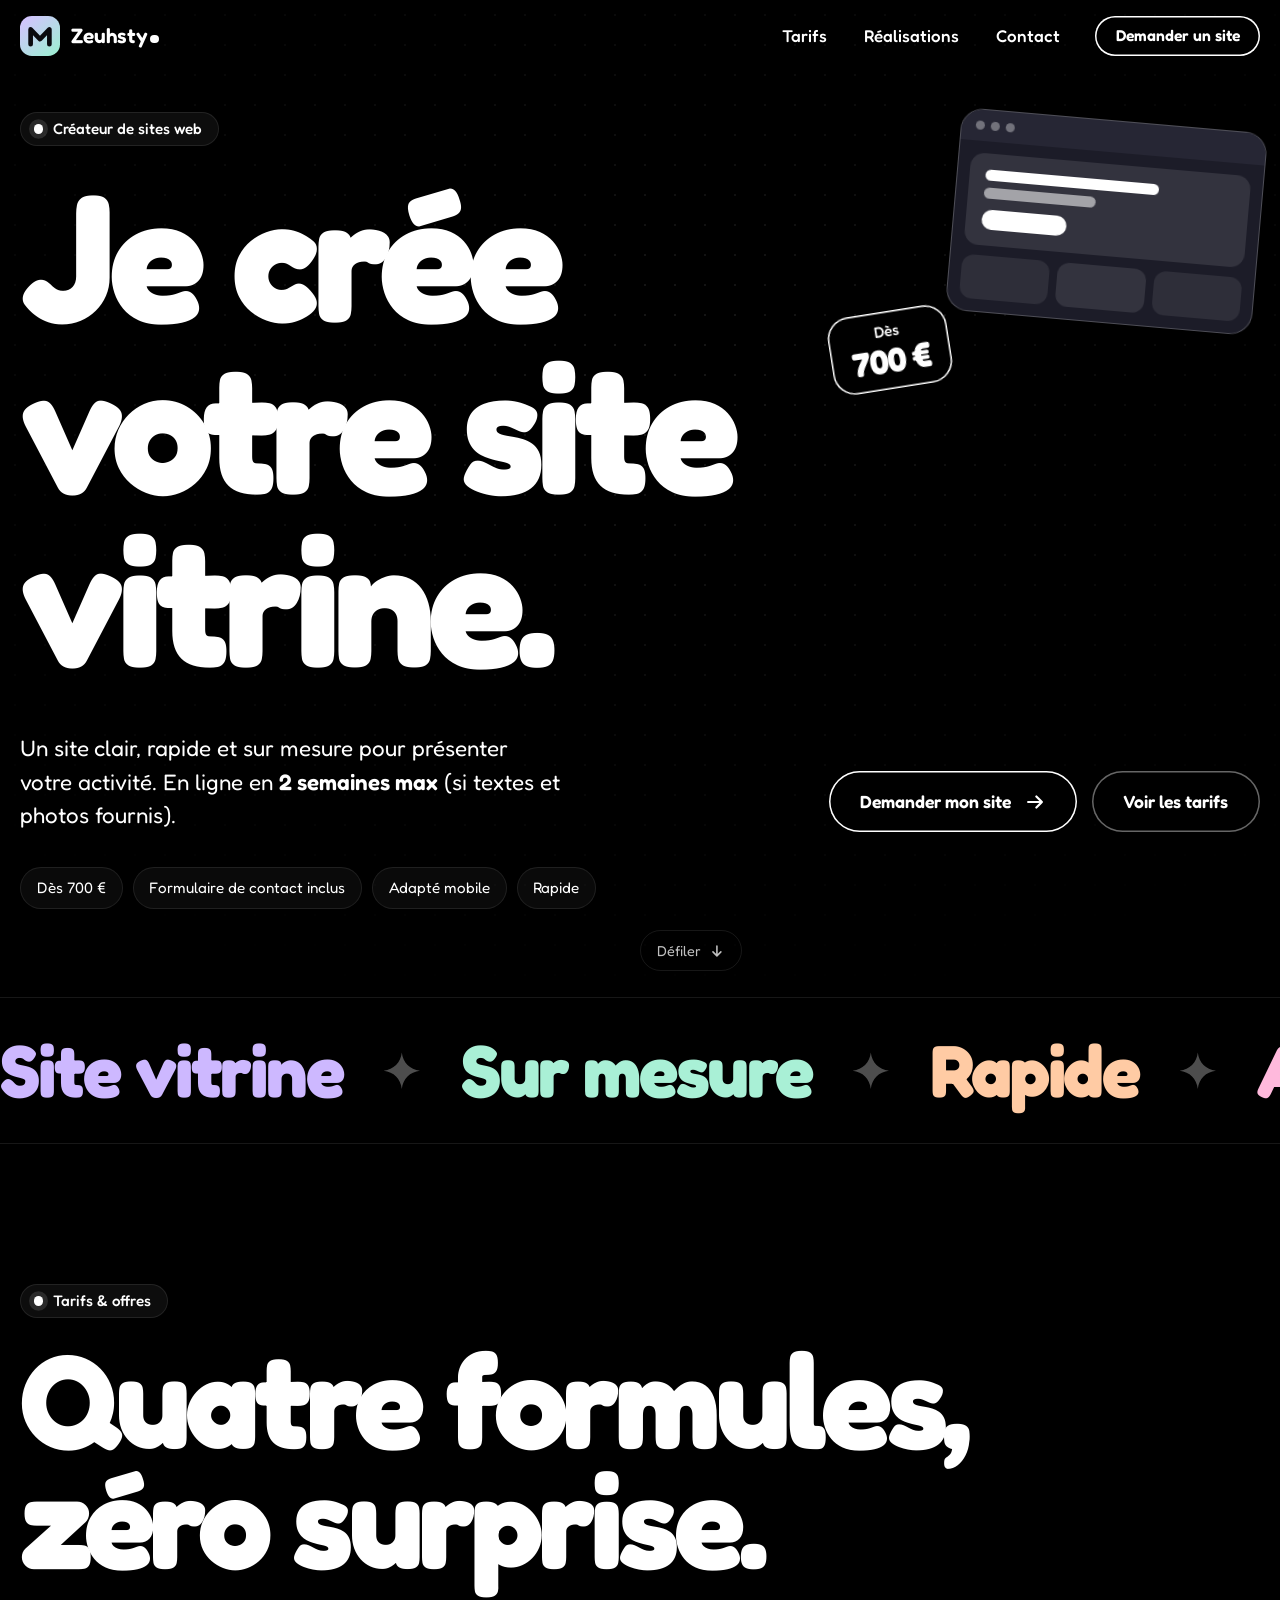
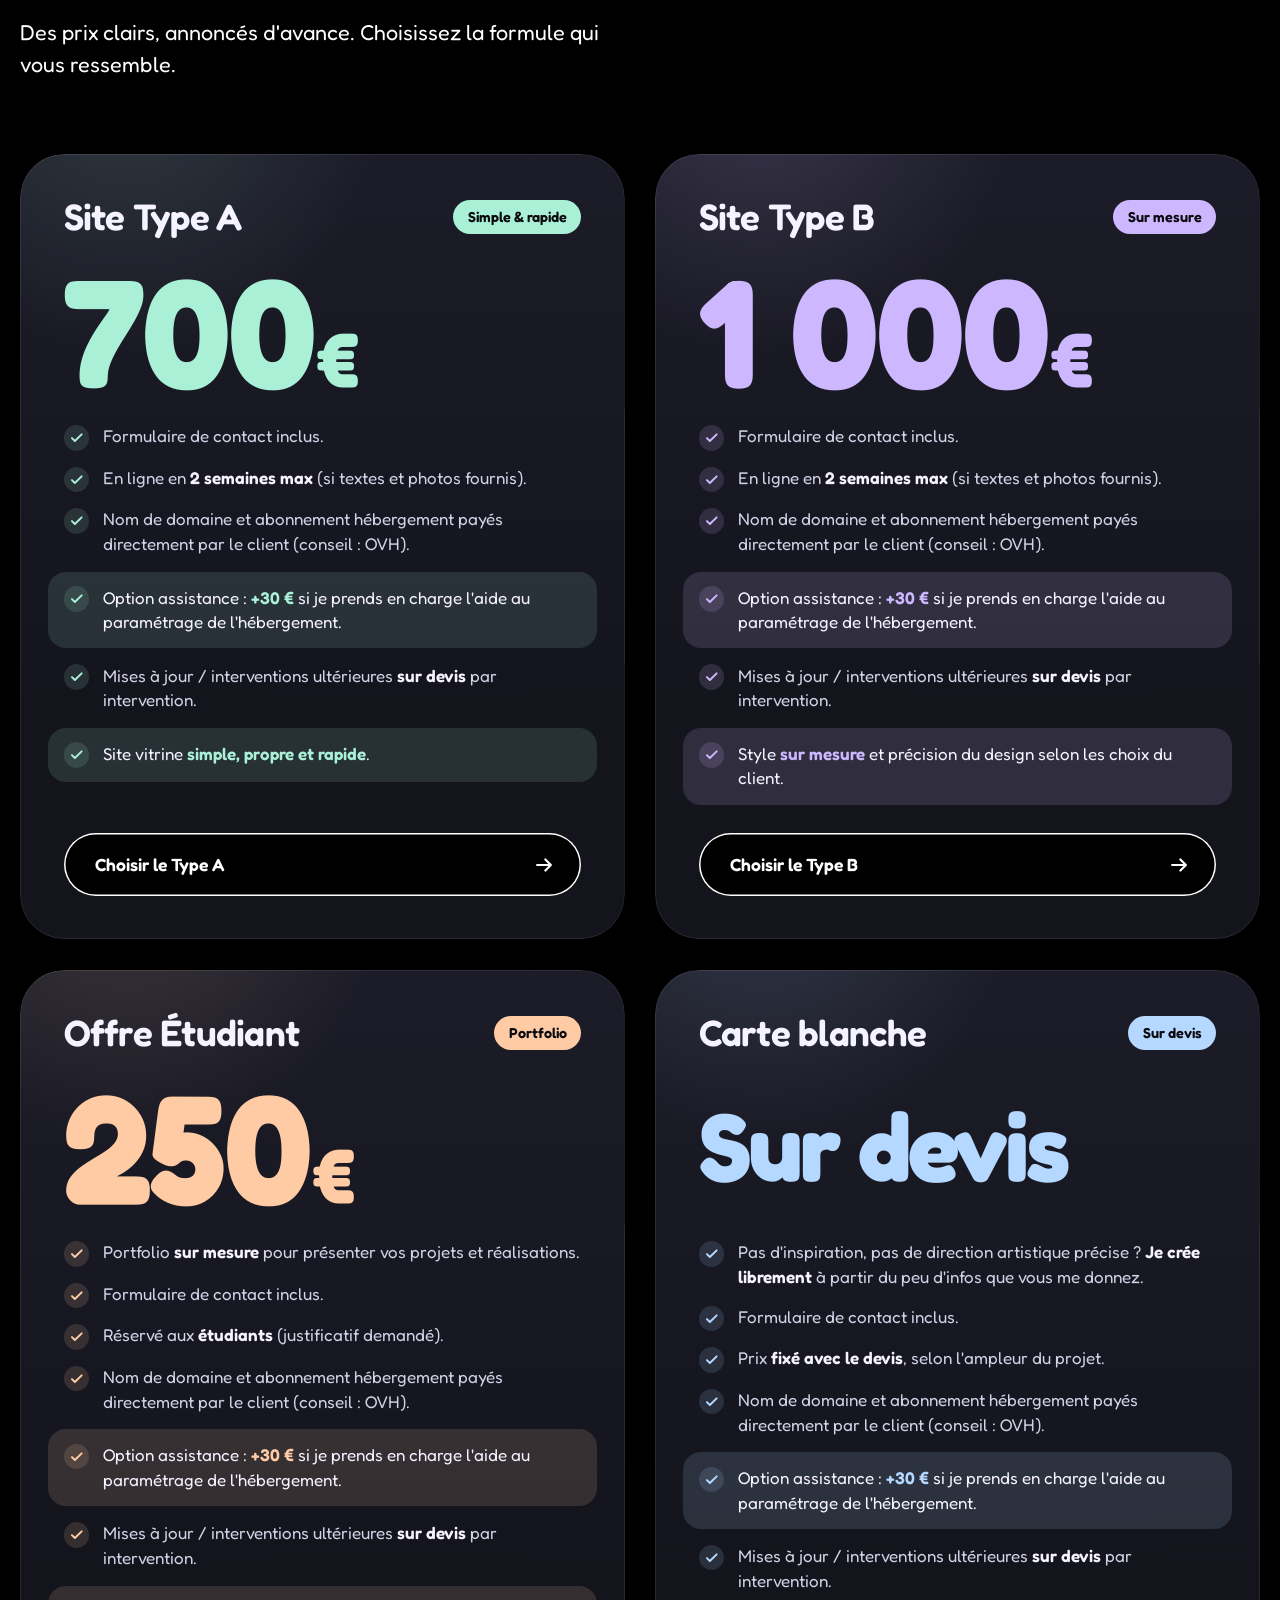
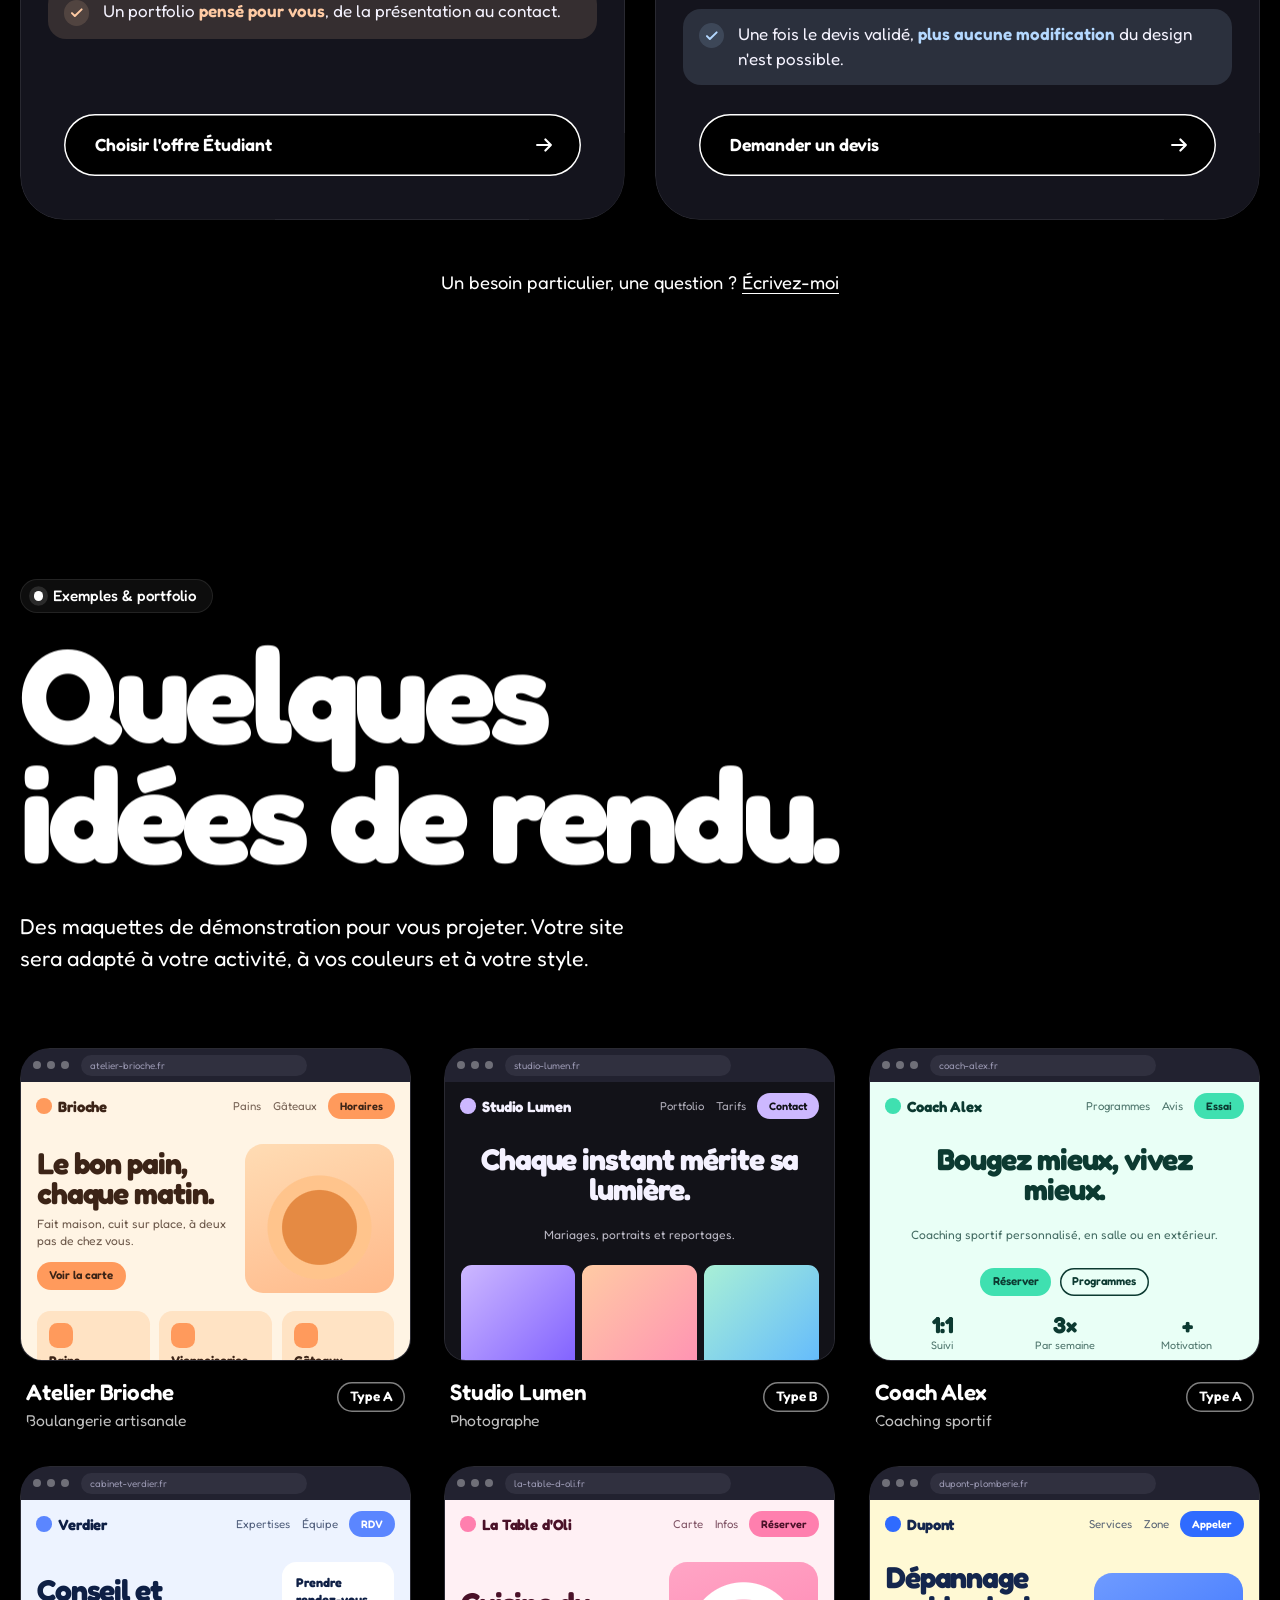
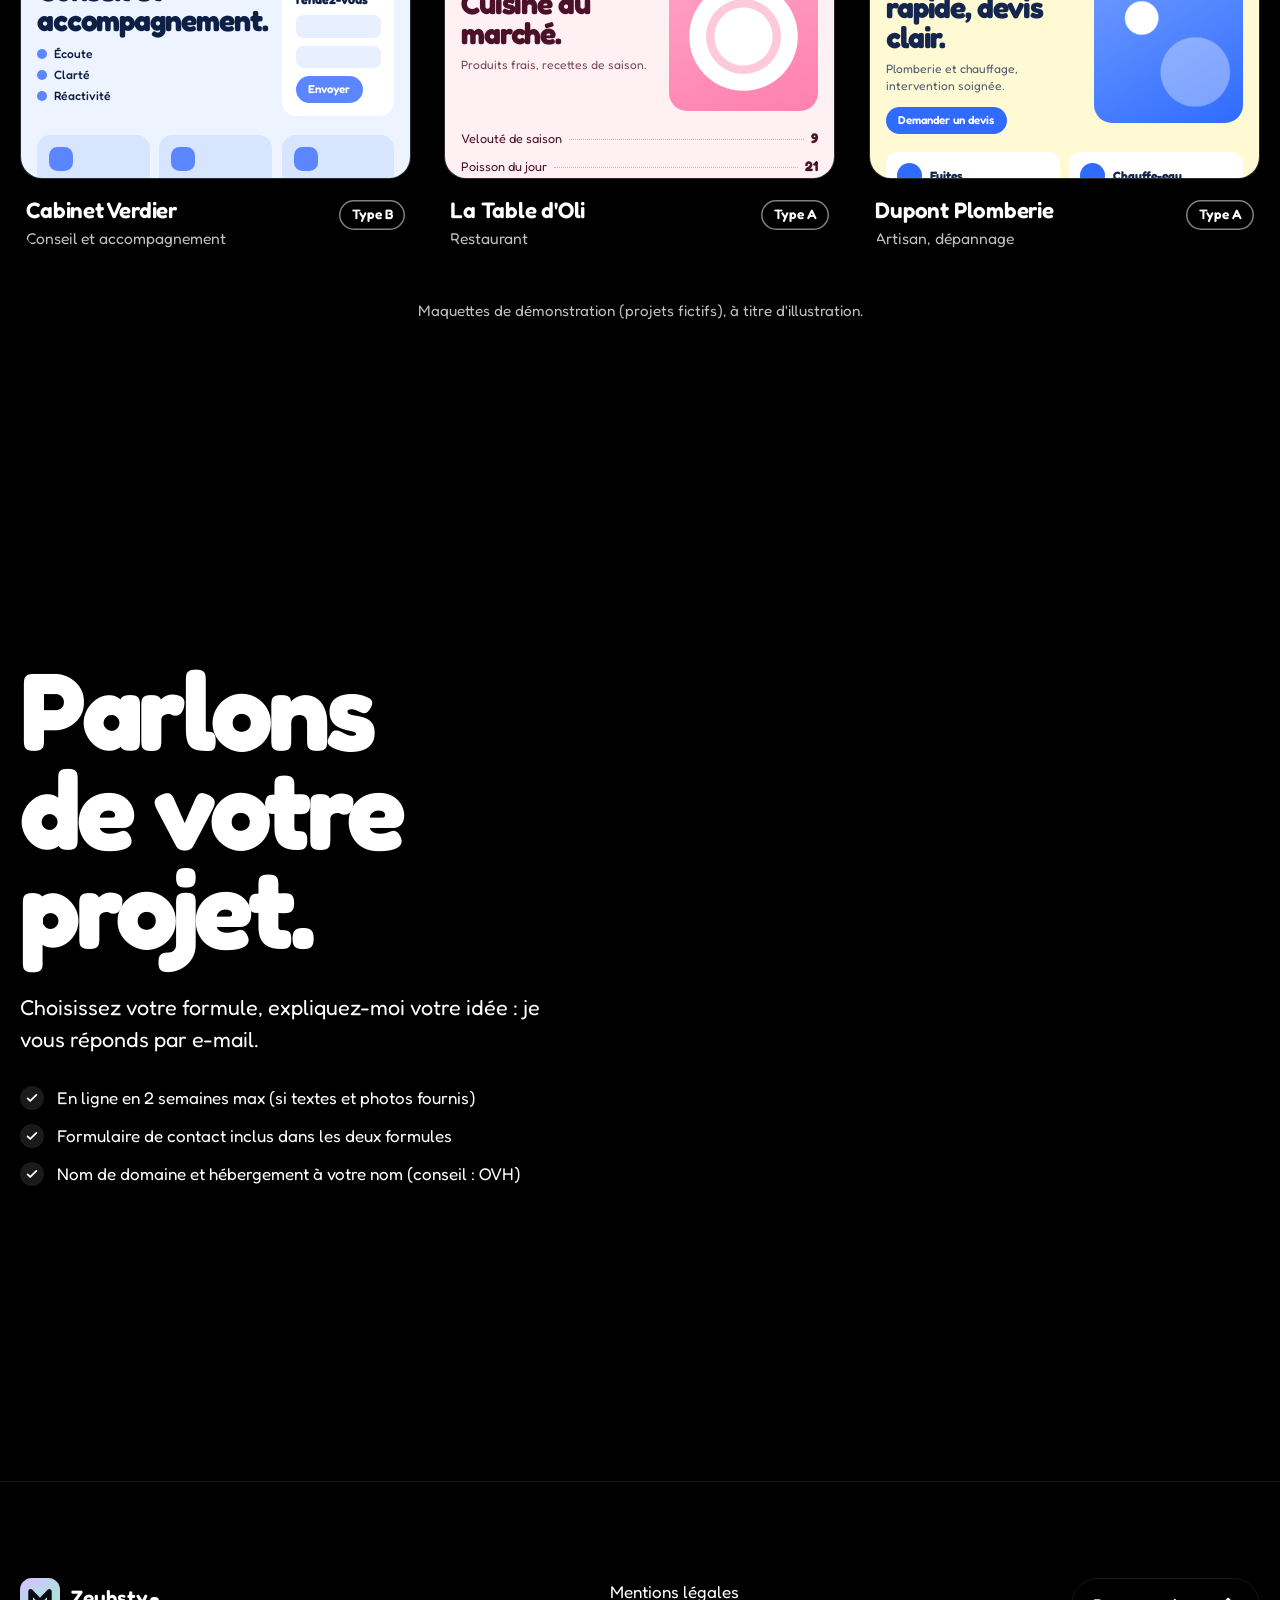
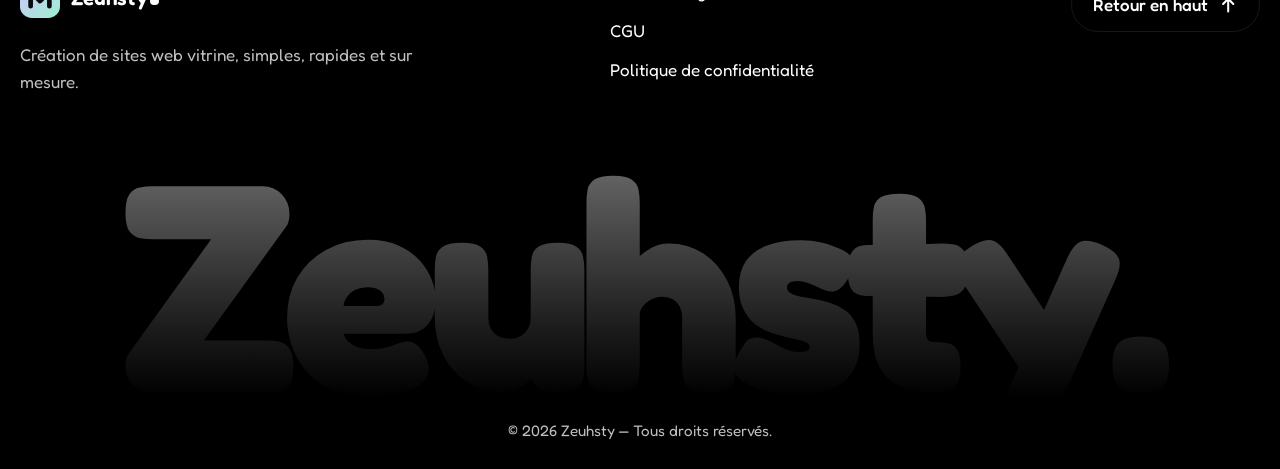
<file: index.html>
<!DOCTYPE html>
<html lang="fr" class="no-js">
<head>
  <meta charset="utf-8">
  <meta name="viewport" content="width=device-width, initial-scale=1, viewport-fit=cover">

  <!-- =====================================================================
       SEO
       ⚠ À FAIRE AVANT LA MISE EN LIGNE : remplace « https://www.example.com »
       par ton vrai nom de domaine dans : canonical, og:url, og:image,
       twitter:image, JSON-LD (ci-dessous), robots.txt et sitemap.xml.
       ===================================================================== -->
  <title>Zeuhsty — Création de site vitrine sur mesure · Dès 700 €</title>
  <meta name="description" content="Zeuhsty crée votre site vitrine simple, rapide et sur mesure. Deux formules claires : 700 € ou 1 000 €, en ligne en 2 semaines max. Demandez votre site !">
  <meta name="robots" content="index, follow, max-image-preview:large">
  <meta name="author" content="Zeuhsty">
  <link rel="canonical" href="https://www.example.com/">

  <!-- Apparence du navigateur (barre d'adresse mobile, widgets de formulaire sombres) -->
  <meta name="theme-color" content="#000000">
  <meta name="color-scheme" content="dark">
  <meta name="application-name" content="Zeuhsty">
  <meta name="apple-mobile-web-app-title" content="Zeuhsty">
  <meta name="format-detection" content="telephone=no">
  <meta name="referrer" content="strict-origin-when-cross-origin">

  <!-- Partage sur les réseaux (Open Graph / X-Twitter) -->
  <meta property="og:type" content="website">
  <meta property="og:locale" content="fr_FR">
  <meta property="og:site_name" content="Zeuhsty">
  <meta property="og:title" content="Zeuhsty — Création de site vitrine sur mesure">
  <meta property="og:description" content="Site vitrine simple, rapide et sur mesure. Type A à 700 € ou Type B à 1 000 €. En ligne en 2 semaines max.">
  <meta property="og:url" content="https://www.example.com/">
  <meta property="og:image" content="https://www.example.com/assets/og-image.png">
  <meta property="og:image:width" content="1200">
  <meta property="og:image:height" content="630">
  <meta property="og:image:alt" content="Zeuhsty : je crée votre site vitrine. Site Type A à 700 €, Site Type B à 1 000 €.">
  <meta name="twitter:card" content="summary_large_image">
  <meta name="twitter:title" content="Zeuhsty — Création de site vitrine sur mesure">
  <meta name="twitter:description" content="Site vitrine simple, rapide et sur mesure. En ligne en 2 semaines max.">
  <meta name="twitter:image" content="https://www.example.com/assets/og-image.png">

  <!-- Icônes : ICO (anciens navigateurs) → SVG (moderne, net à toutes les tailles) → iOS → manifest -->
  <link rel="icon" href="favicon.ico" sizes="32x32">
  <link rel="icon" href="assets/icons/favicon.svg" type="image/svg+xml">
  <link rel="apple-touch-icon" href="assets/icons/apple-touch-icon.png">
  <link rel="manifest" href="site.webmanifest">

  <!-- Performance : police auto-hébergée (aucune requête vers Google), préchargée -->
  <link rel="preload" href="assets/fonts/fredoka-latin.woff2" as="font" type="font/woff2" crossorigin>
  <link rel="stylesheet" href="style.css?v=1.0.0">
  <script src="script.js?v=1.0.0" defer></script>

  <!-- Données structurées (Google) : l'entreprise et ses deux offres -->
  <script type="application/ld+json">
  {
    "@context": "https://schema.org",
    "@graph": [
      {
        "@type": "WebSite",
        "@id": "https://www.example.com/#website",
        "url": "https://www.example.com/",
        "name": "BGI",
        "inLanguage": "fr-FR"
      },
      {
        "@type": "ProfessionalService",
        "@id": "https://www.example.com/#service",
        "name": "Zeuhsty",
        "url": "https://www.example.com/",
        "image": "https://www.example.com/assets/og-image.png",
        "description": "Création de sites web vitrine simples, rapides et sur mesure.",
        "priceRange": "250 € – 1 000 €",
        "makesOffer": [
          {
            "@type": "Offer",
            "name": "Site Type A",
            "price": "700",
            "priceCurrency": "EUR",
            "description": "Site vitrine simple, propre et rapide. Formulaire de contact inclus. En ligne en 2 semaines max (si textes et photos fournis)."
          },
          {
            "@type": "Offer",
            "name": "Site Type B",
            "price": "1000",
            "priceCurrency": "EUR",
            "description": "Site vitrine sur mesure, design précis selon vos choix. Formulaire de contact inclus. En ligne en 2 semaines max (si textes et photos fournis)."
          },
          {
            "@type": "Offer",
            "name": "Offre Étudiant",
            "price": "250",
            "priceCurrency": "EUR",
            "description": "Portfolio sur mesure (présentations) avec formulaire de contact, réservé aux étudiants."
          },
          {
            "@type": "Offer",
            "name": "Carte blanche",
            "priceCurrency": "EUR",
            "description": "Création libre à partir de peu d'informations, sans direction artistique précise. Prix fixé sur devis, aucune modification après validation du devis."
          }
        ]
      }
    ]
  }
  </script>
</head>

<body>

  <!-- Sprite d'icônes SVG (inline : aucune requête réseau, couleur pilotée par le CSS) -->
  <svg class="sprite" xmlns="http://www.w3.org/2000/svg" aria-hidden="true" focusable="false">
    <defs>
      <linearGradient id="g-logo" x1="6" y1="2" x2="58" y2="62" gradientUnits="userSpaceOnUse">
        <stop offset="0" stop-color="#d4c2ff"/>
        <stop offset="1" stop-color="#9eeed3"/>
      </linearGradient>
    </defs>
    <symbol id="i-logo" viewBox="0 0 64 64">
      <rect width="64" height="64" rx="19" fill="url(#g-logo)"/>
      <path d="M17 45V21.5L32 37l15-15.5V45" fill="none" stroke="#0a0a0f" stroke-width="7.5" stroke-linecap="round" stroke-linejoin="round"/>
    </symbol>
    <symbol id="i-check" viewBox="0 0 24 24"><path d="M5 12.5l4.2 4.2L19 7" fill="none" stroke="currentColor" stroke-width="2.8" stroke-linecap="round" stroke-linejoin="round"/></symbol>
    <symbol id="i-arrow" viewBox="0 0 24 24"><path d="M4.5 12h15M13.5 6l6 6-6 6" fill="none" stroke="currentColor" stroke-width="2.4" stroke-linecap="round" stroke-linejoin="round"/></symbol>
    <symbol id="i-down" viewBox="0 0 24 24"><path d="M12 4.5v15M6 13.5l6 6 6-6" fill="none" stroke="currentColor" stroke-width="2.4" stroke-linecap="round" stroke-linejoin="round"/></symbol>
    <symbol id="i-up" viewBox="0 0 24 24"><path d="M12 19.5v-15M6 10.5l6-6 6 6" fill="none" stroke="currentColor" stroke-width="2.4" stroke-linecap="round" stroke-linejoin="round"/></symbol>
    <symbol id="i-chevron" viewBox="0 0 24 24"><path d="M6 9.5l6 6 6-6" fill="none" stroke="currentColor" stroke-width="2.6" stroke-linecap="round" stroke-linejoin="round"/></symbol>
    <symbol id="i-spark" viewBox="0 0 24 24"><path d="M12 1.5c.7 5.9 4.6 9.8 10.5 10.5-5.9.7-9.8 4.6-10.5 10.5-.7-5.9-4.6-9.8-10.5-10.5C7.4 11.3 11.3 7.4 12 1.5z" fill="currentColor"/></symbol>
  </svg>

  <a class="skip-link" href="#contenu">Aller au contenu</a>

  <!-- Barre de progression de lecture + rideau d'intro « swipe down » (100 % CSS) -->
  <div class="progress" aria-hidden="true"><span></span></div>
  <div class="curtain" aria-hidden="true"><i></i><i></i><i></i></div>

  <!-- =====================================================================
       EN-TÊTE
       ===================================================================== -->
  <header class="header" id="top">
    <div class="header__bar wrap">
      <a class="brand" href="#accueil" aria-label="Zeuhsty — Retour à l'accueil">
        <svg class="brand__icon" viewBox="0 0 64 64" width="40" height="40" aria-hidden="true"><use href="#i-logo"/></svg>
        <span class="brand__name">Zeuhsty<i class="brand__dot" aria-hidden="true"></i></span>
      </a>

      <nav class="nav" id="menu" aria-label="Navigation principale">
        <ul class="nav__list">
          <li><a href="#tarifs"><span class="nav__num" aria-hidden="true">01</span>Tarifs</a></li>
          <li><a href="#realisations"><span class="nav__num" aria-hidden="true">02</span>Réalisations</a></li>
          <li><a href="#contact"><span class="nav__num" aria-hidden="true">03</span>Contact</a></li>
        </ul>
        <a class="btn btn--primary btn--sm nav__cta" href="#contact">Demander un site</a>
      </nav>

      <button class="burger" type="button" aria-expanded="false" aria-controls="menu" aria-label="Ouvrir le menu">
        <span></span><span></span>
      </button>
    </div>
  </header>

  <main id="contenu">

    <!-- =====================================================================
         1. HERO
         ===================================================================== -->
    <section class="hero" id="accueil" aria-labelledby="hero-title">
      <div class="hero__bg" aria-hidden="true">
        <span class="hero__grid"></span>
        <span class="blob blob--lilac"></span>
        <span class="blob blob--mint"></span>
        <span class="blob blob--peach"></span>
        <span class="glow"></span>
      </div>

      <div class="wrap hero__inner">
        <p class="eyebrow hero__eyebrow">Créateur de sites web</p>

        <h1 class="hero__title" id="hero-title">
          <span class="line"><span class="line__in">Je crée</span></span>
          <span class="line"><span class="line__in"><span class="grad">votre site</span></span></span>
          <span class="line"><span class="line__in">vitrine<span class="hero__period">.</span></span></span>
        </h1>

        <div class="hero__foot">
          <p class="hero__lead">Un site clair, rapide et sur mesure pour présenter votre activité. En ligne en <strong>2&nbsp;semaines max</strong> (si textes et photos fournis).</p>
          <div class="hero__cta">
            <a class="btn btn--primary btn--lg" href="#contact">Demander mon site <svg class="btn__ico" aria-hidden="true"><use href="#i-arrow"/></svg></a>
            <a class="btn btn--ghost btn--lg" href="#tarifs">Voir les tarifs</a>
          </div>
        </div>

        <ul class="hero__chips" aria-label="Points clés">
          <li>Dès 700&nbsp;€</li>
          <li>Formulaire de contact inclus</li>
          <li>Adapté mobile</li>
          <li>Rapide</li>
        </ul>

        <!-- Décor (autocollants flottants) -->
        <div class="stickers" aria-hidden="true">
          <div class="sticker sticker--browser">
            <div class="sb">
              <div class="sb__bar"><i></i><i></i><i></i></div>
              <div class="sb__body">
                <div class="sb__hero"><b></b><b></b><em></em></div>
                <div class="sb__row"><i></i><i></i><i></i></div>
              </div>
            </div>
          </div>
          <div class="sticker sticker--price"><div class="price-badge"><small>Dès</small><strong>700&nbsp;€</strong></div></div>
        </div>
      </div>

      <a class="scroll-hint" href="#tarifs" aria-label="Défiler vers les tarifs">
        <span>Défiler</span><svg aria-hidden="true"><use href="#i-down"/></svg>
      </a>
    </section>

    <!-- Bandeau défilant (décoratif) -->
    <div class="marquee" aria-hidden="true">
      <div class="marquee__track">
        <div class="marquee__group">
          <span class="marquee__item">Site vitrine</span><svg class="marquee__star"><use href="#i-spark"/></svg>
          <span class="marquee__item">Sur mesure</span><svg class="marquee__star"><use href="#i-spark"/></svg>
          <span class="marquee__item">Rapide</span><svg class="marquee__star"><use href="#i-spark"/></svg>
          <span class="marquee__item">Adapté mobile</span><svg class="marquee__star"><use href="#i-spark"/></svg>
          <span class="marquee__item">Formulaire de contact</span><svg class="marquee__star"><use href="#i-spark"/></svg>
          <span class="marquee__item">En ligne en 2&nbsp;semaines</span><svg class="marquee__star"><use href="#i-spark"/></svg>
        </div>
        <div class="marquee__group">
          <span class="marquee__item">Site vitrine</span><svg class="marquee__star"><use href="#i-spark"/></svg>
          <span class="marquee__item">Sur mesure</span><svg class="marquee__star"><use href="#i-spark"/></svg>
          <span class="marquee__item">Rapide</span><svg class="marquee__star"><use href="#i-spark"/></svg>
          <span class="marquee__item">Adapté mobile</span><svg class="marquee__star"><use href="#i-spark"/></svg>
          <span class="marquee__item">Formulaire de contact</span><svg class="marquee__star"><use href="#i-spark"/></svg>
          <span class="marquee__item">En ligne en 2&nbsp;semaines</span><svg class="marquee__star"><use href="#i-spark"/></svg>
        </div>
      </div>
    </div>

    <!-- =====================================================================
         2. TARIFS & OFFRES
         ===================================================================== -->
    <section class="section pricing" id="tarifs" aria-labelledby="tarifs-title">
      <div class="wrap">
        <header class="section__head">
          <p class="eyebrow eyebrow--mint reveal">Tarifs &amp; offres</p>
          <h2 class="section__title" id="tarifs-title" data-split>Quatre formules, zéro surprise.</h2>
          <p class="section__lead reveal">Des prix clairs, annoncés d'avance. Choisissez la formule qui vous ressemble.</p>
        </header>

        <div class="plans" data-stagger>

          <!-- Carte 1 : Site Type A -->
          <article class="plan plan--a reveal reveal--card" aria-labelledby="plan-a-name">
            <header class="plan__head">
              <h3 class="plan__name" id="plan-a-name">Site Type A</h3>
              <span class="plan__badge">Simple &amp; rapide</span>
            </header>
            <p class="plan__price"><span class="visually-hidden">700 euros</span><span class="plan__amount" aria-hidden="true">700</span><span class="plan__cur" aria-hidden="true">€</span></p>
            <ul class="plan__list">
              <li><svg class="ico" aria-hidden="true"><use href="#i-check"/></svg><span>Formulaire de contact inclus.</span></li>
              <li><svg class="ico" aria-hidden="true"><use href="#i-check"/></svg><span>En ligne en <strong>2&nbsp;semaines max</strong> (si textes et photos fournis).</span></li>
              <li><svg class="ico" aria-hidden="true"><use href="#i-check"/></svg><span>Nom de domaine et abonnement hébergement payés directement par le client (conseil&nbsp;: OVH).</span></li>
              <li class="is-option"><svg class="ico" aria-hidden="true"><use href="#i-check"/></svg><span>Option assistance&nbsp;: <strong>+30&nbsp;€</strong> si je prends en charge l'aide au paramétrage de l'hébergement.</span></li>
              <li><svg class="ico" aria-hidden="true"><use href="#i-check"/></svg><span>Mises à jour / interventions ultérieures <strong>sur devis</strong> par intervention.</span></li>
                            <li class="is-option"><svg class="ico" aria-hidden="true"><use href="#i-check"/></svg><span>Site vitrine <strong>simple, propre et rapide</strong>.</span></li>
                          </ul>
                          <a class="btn btn--plan" href="#contact" data-choose="type-a">Choisir le Type A <svg class="btn__ico" aria-hidden="true"><use href="#i-arrow"/></svg></a>
          </article>

          <!-- Carte 2 : Site Type B -->
          <article class="plan plan--b reveal reveal--card" aria-labelledby="plan-b-name">
            <header class="plan__head">
              <h3 class="plan__name" id="plan-b-name">Site Type B</h3>
              <span class="plan__badge">Sur mesure</span>
            </header>
            <p class="plan__price"><span class="visually-hidden">1 000 euros</span><span class="plan__amount" aria-hidden="true">1&nbsp;000</span><span class="plan__cur" aria-hidden="true">€</span></p>
            <ul class="plan__list">
              <li><svg class="ico" aria-hidden="true"><use href="#i-check"/></svg><span>Formulaire de contact inclus.</span></li>
              <li><svg class="ico" aria-hidden="true"><use href="#i-check"/></svg><span>En ligne en <strong>2&nbsp;semaines max</strong> (si textes et photos fournis).</span></li>
              <li><svg class="ico" aria-hidden="true"><use href="#i-check"/></svg><span>Nom de domaine et abonnement hébergement payés directement par le client (conseil&nbsp;: OVH).</span></li>
              <li class="is-option"><svg class="ico" aria-hidden="true"><use href="#i-check"/></svg><span>Option assistance&nbsp;: <strong>+30&nbsp;€</strong> si je prends en charge l'aide au paramétrage de l'hébergement.</span></li>
              <li><svg class="ico" aria-hidden="true"><use href="#i-check"/></svg><span>Mises à jour / interventions ultérieures <strong>sur devis</strong> par intervention.</span></li>
                            <li class="is-option"><svg class="ico" aria-hidden="true"><use href="#i-check"/></svg><span>Style <strong>sur mesure</strong> et précision du design selon les choix du client.</span></li>
                          </ul>
                          <a class="btn btn--plan" href="#contact" data-choose="type-b">Choisir le Type B <svg class="btn__ico" aria-hidden="true"><use href="#i-arrow"/></svg></a>
                        </article>

                        <!-- Carte 3 : Offre étudiant -->
                        <article class="plan plan--c reveal reveal--card" aria-labelledby="plan-c-name">
                          <header class="plan__head">
                            <h3 class="plan__name" id="plan-c-name">Offre Étudiant</h3>
                            <span class="plan__badge">Portfolio</span>
                          </header>
                          <p class="plan__price"><span class="visually-hidden">250 euros</span><span class="plan__amount" aria-hidden="true">250</span><span class="plan__cur" aria-hidden="true">€</span></p>
                          <ul class="plan__list">
                            <li><svg class="ico" aria-hidden="true"><use href="#i-check"/></svg><span>Portfolio <strong>sur mesure</strong> pour présenter vos projets et réalisations.</span></li>
                            <li><svg class="ico" aria-hidden="true"><use href="#i-check"/></svg><span>Formulaire de contact inclus.</span></li>
                            <li><svg class="ico" aria-hidden="true"><use href="#i-check"/></svg><span>Réservé aux <strong>étudiants</strong> (justificatif demandé).</span></li>
                            <li><svg class="ico" aria-hidden="true"><use href="#i-check"/></svg><span>Nom de domaine et abonnement hébergement payés directement par le client (conseil&nbsp;: OVH).</span></li>
                            <li class="is-option"><svg class="ico" aria-hidden="true"><use href="#i-check"/></svg><span>Option assistance&nbsp;: <strong>+30&nbsp;€</strong> si je prends en charge l'aide au paramétrage de l'hébergement.</span></li>
                            <li><svg class="ico" aria-hidden="true"><use href="#i-check"/></svg><span>Mises à jour / interventions ultérieures <strong>sur devis</strong> par intervention.</span></li>
                            <li class="is-option"><svg class="ico" aria-hidden="true"><use href="#i-check"/></svg><span>Un portfolio <strong>pensé pour vous</strong>, de la présentation au contact.</span></li>
                          </ul>
                          <a class="btn btn--plan" href="#contact" data-choose="etudiant">Choisir l'offre Étudiant <svg class="btn__ico" aria-hidden="true"><use href="#i-arrow"/></svg></a>
                        </article>

                        <!-- Carte 4 : Carte blanche (sur devis) -->
                        <article class="plan plan--d reveal reveal--card" aria-labelledby="plan-d-name">
                          <header class="plan__head">
                            <h3 class="plan__name" id="plan-d-name">Carte blanche</h3>
                            <span class="plan__badge">Sur devis</span>
                          </header>
                          <p class="plan__price plan__price--text"><span class="plan__amount" aria-hidden="true">Sur devis</span></p>
                          <ul class="plan__list">
                            <li><svg class="ico" aria-hidden="true"><use href="#i-check"/></svg><span>Pas d'inspiration, pas de direction artistique précise&nbsp;? <strong>Je crée librement</strong> à partir du peu d'infos que vous me donnez.</span></li>
                            <li><svg class="ico" aria-hidden="true"><use href="#i-check"/></svg><span>Formulaire de contact inclus.</span></li>
                            <li><svg class="ico" aria-hidden="true"><use href="#i-check"/></svg><span>Prix <strong>fixé avec le devis</strong>, selon l'ampleur du projet.</span></li>
                            <li><svg class="ico" aria-hidden="true"><use href="#i-check"/></svg><span>Nom de domaine et abonnement hébergement payés directement par le client (conseil&nbsp;: OVH).</span></li>
                            <li class="is-option"><svg class="ico" aria-hidden="true"><use href="#i-check"/></svg><span>Option assistance&nbsp;: <strong>+30&nbsp;€</strong> si je prends en charge l'aide au paramétrage de l'hébergement.</span></li>
                            <li><svg class="ico" aria-hidden="true"><use href="#i-check"/></svg><span>Mises à jour / interventions ultérieures <strong>sur devis</strong> par intervention.</span></li>
                            <li class="is-option"><svg class="ico" aria-hidden="true"><use href="#i-check"/></svg><span>Une fois le devis validé, <strong>plus aucune modification</strong> du design n'est possible.</span></li>
                          </ul>
                          <a class="btn btn--plan" href="#contact" data-choose="carte-blanche">Demander un devis <svg class="btn__ico" aria-hidden="true"><use href="#i-arrow"/></svg></a>
                        </article>
        </div>

        <p class="plans__more reveal">Un besoin particulier, une question&nbsp;? <a class="link" href="#contact" data-choose="autre">Écrivez-moi</a></p>
      </div>
    </section>

    <!-- =====================================================================
         3. EXEMPLES & PORTFOLIO
         Chaque maquette est un mini-site en HTML/CSS (léger, net sur tous les écrans).
         Pour mettre une vraie capture d'écran : remplace le bloc .mock__page par
         <img src="assets/mon-projet.webp" alt="" loading="lazy" width="800" height="1400">
         ===================================================================== -->
    <section class="section works" id="realisations" aria-labelledby="works-title">
      <div class="wrap">
        <header class="section__head">
          <p class="eyebrow eyebrow--sky reveal">Exemples &amp; portfolio</p>
          <h2 class="section__title" id="works-title" data-split>Quelques idées de rendu.</h2>
          <p class="section__lead reveal">Des maquettes de démonstration pour vous projeter. Votre site sera adapté à votre activité, à vos couleurs et à votre style.</p>
        </header>

        <div class="works__grid" data-stagger>

          <!-- Maquette 1 : boulangerie -->
          <article class="work reveal reveal--card" aria-labelledby="w1">
            <div class="work__inner">
              <div class="mock mock--bakery" aria-hidden="true">
                <div class="mock__bar"><i></i><i></i><i></i><span>atelier-brioche.fr</span></div>
                <div class="mock__view"><div class="mock__page">
                  <div class="mp-nav"><b class="mp-logo">Brioche</b><span>Pains</span><span>Gâteaux</span><em class="mp-pill">Horaires</em></div>
                  <div class="mp-hero mp-hero--split">
                    <div><strong class="mp-title">Le bon pain, chaque matin.</strong><p class="mp-text">Fait maison, cuit sur place, à deux pas de chez vous.</p><em class="mp-pill">Voir la carte</em></div>
                    <div class="mp-shot"></div>
                  </div>
                  <div class="mp-cards">
                    <div class="mp-card"><i></i><b>Pains</b><span></span><span></span></div>
                    <div class="mp-card"><i></i><b>Viennoiseries</b><span></span><span></span></div>
                    <div class="mp-card"><i></i><b>Gâteaux</b><span></span><span></span></div>
                  </div>
                  <div class="mp-band"><b>Ouvert 7h – 19h</b><span>Mardi au dimanche</span></div>
                  <div class="mp-foot"><span></span><span></span><span></span></div>
                </div></div>
              </div>
              <div class="work__meta">
                <div><h3 class="work__title" id="w1">Atelier Brioche</h3><p class="work__desc">Boulangerie artisanale</p></div>
                <span class="chip chip--a">Type A</span>
              </div>
            </div>
          </article>

          <!-- Maquette 2 : photographe -->
          <article class="work reveal reveal--card" aria-labelledby="w2">
            <div class="work__inner">
              <div class="mock mock--photo" aria-hidden="true">
                <div class="mock__bar"><i></i><i></i><i></i><span>studio-lumen.fr</span></div>
                <div class="mock__view"><div class="mock__page">
                  <div class="mp-nav"><b class="mp-logo">Studio Lumen</b><span>Portfolio</span><span>Tarifs</span><em class="mp-pill">Contact</em></div>
                  <div class="mp-hero mp-hero--center">
                    <strong class="mp-title">Chaque instant mérite sa lumière.</strong>
                    <p class="mp-text">Mariages, portraits et reportages.</p>
                  </div>
                  <div class="mp-gallery"><i></i><i></i><i></i><i></i><i></i><i></i></div>
                  <div class="mp-band"><b>Réservez votre séance</b><em class="mp-pill">Écrire</em></div>
                  <div class="mp-foot"><span></span><span></span><span></span></div>
                </div></div>
              </div>
              <div class="work__meta">
                <div><h3 class="work__title" id="w2">Studio Lumen</h3><p class="work__desc">Photographe</p></div>
                <span class="chip chip--b">Type B</span>
              </div>
            </div>
          </article>

          <!-- Maquette 3 : coach sportif -->
          <article class="work reveal reveal--card" aria-labelledby="w3">
            <div class="work__inner">
              <div class="mock mock--coach" aria-hidden="true">
                <div class="mock__bar"><i></i><i></i><i></i><span>coach-alex.fr</span></div>
                <div class="mock__view"><div class="mock__page">
                  <div class="mp-nav"><b class="mp-logo">Coach Alex</b><span>Programmes</span><span>Avis</span><em class="mp-pill">Essai</em></div>
                  <div class="mp-hero mp-hero--center">
                    <strong class="mp-title">Bougez mieux, vivez mieux.</strong>
                    <p class="mp-text">Coaching sportif personnalisé, en salle ou en extérieur.</p>
                    <div class="mp-btns"><em class="mp-pill">Réserver</em><em class="mp-pill mp-pill--ghost">Programmes</em></div>
                  </div>
                  <div class="mp-stats"><div><b>1:1</b><span>Suivi</span></div><div><b>3×</b><span>Par semaine</span></div><div><b>+</b><span>Motivation</span></div></div>
                  <div class="mp-cards">
                    <div class="mp-card"><i></i><b>Cardio</b><span></span><span></span></div>
                    <div class="mp-card"><i></i><b>Force</b><span></span><span></span></div>
                    <div class="mp-card"><i></i><b>Souplesse</b><span></span><span></span></div>
                  </div>
                  <div class="mp-foot"><span></span><span></span><span></span></div>
                </div></div>
              </div>
              <div class="work__meta">
                <div><h3 class="work__title" id="w3">Coach Alex</h3><p class="work__desc">Coaching sportif</p></div>
                <span class="chip chip--a">Type A</span>
              </div>
            </div>
          </article>

          <!-- Maquette 4 : cabinet de conseil -->
          <article class="work reveal reveal--card" aria-labelledby="w4">
            <div class="work__inner">
              <div class="mock mock--cabinet" aria-hidden="true">
                <div class="mock__bar"><i></i><i></i><i></i><span>cabinet-verdier.fr</span></div>
                <div class="mock__view"><div class="mock__page">
                  <div class="mp-nav"><b class="mp-logo">Verdier</b><span>Expertises</span><span>Équipe</span><em class="mp-pill">RDV</em></div>
                  <div class="mp-hero mp-hero--split">
                    <div><strong class="mp-title">Conseil et accompagnement.</strong><ul class="mp-ticks"><li>Écoute</li><li>Clarté</li><li>Réactivité</li></ul></div>
                    <div class="mp-form"><b>Prendre rendez-vous</b><span></span><span></span><em class="mp-pill">Envoyer</em></div>
                  </div>
                  <div class="mp-cards">
                    <div class="mp-card"><i></i><b>Audit</b><span></span><span></span></div>
                    <div class="mp-card"><i></i><b>Stratégie</b><span></span><span></span></div>
                    <div class="mp-card"><i></i><b>Suivi</b><span></span><span></span></div>
                  </div>
                  <div class="mp-band"><b>Premier échange</b><span>Sur rendez-vous</span></div>
                  <div class="mp-foot"><span></span><span></span><span></span></div>
                </div></div>
              </div>
              <div class="work__meta">
                <div><h3 class="work__title" id="w4">Cabinet Verdier</h3><p class="work__desc">Conseil et accompagnement</p></div>
                <span class="chip chip--b">Type B</span>
              </div>
            </div>
          </article>

          <!-- Maquette 5 : restaurant -->
          <article class="work reveal reveal--card" aria-labelledby="w5">
            <div class="work__inner">
              <div class="mock mock--resto" aria-hidden="true">
                <div class="mock__bar"><i></i><i></i><i></i><span>la-table-d-oli.fr</span></div>
                <div class="mock__view"><div class="mock__page">
                  <div class="mp-nav"><b class="mp-logo">La Table d'Oli</b><span>Carte</span><span>Infos</span><em class="mp-pill">Réserver</em></div>
                  <div class="mp-hero mp-hero--split">
                    <div><strong class="mp-title">Cuisine du marché.</strong><p class="mp-text">Produits frais, recettes de saison.</p></div>
                    <div class="mp-shot"></div>
                  </div>
                  <div class="mp-menu">
                    <div><span>Velouté de saison</span><i></i><b>9</b></div>
                    <div><span>Poisson du jour</span><i></i><b>21</b></div>
                    <div><span>Tarte maison</span><i></i><b>8</b></div>
                  </div>
                  <div class="mp-band"><b>Midi et soir</b><span>Du mardi au samedi</span></div>
                  <div class="mp-foot"><span></span><span></span><span></span></div>
                </div></div>
              </div>
              <div class="work__meta">
                <div><h3 class="work__title" id="w5">La Table d'Oli</h3><p class="work__desc">Restaurant</p></div>
                <span class="chip chip--a">Type A</span>
              </div>
            </div>
          </article>

          <!-- Maquette 6 : artisan -->
          <article class="work reveal reveal--card" aria-labelledby="w6">
            <div class="work__inner">
              <div class="mock mock--artisan" aria-hidden="true">
                <div class="mock__bar"><i></i><i></i><i></i><span>dupont-plomberie.fr</span></div>
                <div class="mock__view"><div class="mock__page">
                  <div class="mp-nav"><b class="mp-logo">Dupont</b><span>Services</span><span>Zone</span><em class="mp-pill">Appeler</em></div>
                  <div class="mp-hero mp-hero--split">
                    <div><strong class="mp-title">Dépannage rapide, devis clair.</strong><p class="mp-text">Plomberie et chauffage, intervention soignée.</p><em class="mp-pill">Demander un devis</em></div>
                    <div class="mp-shot"></div>
                  </div>
                  <div class="mp-services">
                    <div><i></i><b>Fuites</b></div><div><i></i><b>Chauffe-eau</b></div>
                    <div><i></i><b>Salle de bain</b></div><div><i></i><b>Entretien</b></div>
                  </div>
                  <div class="mp-band"><b>Zone d'intervention</b><span>Ville et alentours</span></div>
                  <div class="mp-foot"><span></span><span></span><span></span></div>
                </div></div>
              </div>
              <div class="work__meta">
                <div><h3 class="work__title" id="w6">Dupont Plomberie</h3><p class="work__desc">Artisan, dépannage</p></div>
                <span class="chip chip--a">Type A</span>
              </div>
            </div>
          </article>
        </div>

        <p class="works__note reveal">Maquettes de démonstration (projets fictifs), à titre d'illustration.</p>
      </div>
    </section>

    <!-- =====================================================================
         4. CONTACT
         Envoi : voir CONFIG en haut de script.js (formulaire.php par défaut,
         ou Web3Forms / Formspree). Protections : honeypot + jeton signé côté PHP.
         ===================================================================== -->
    <section class="section contact" id="contact" aria-labelledby="contact-title">
      <div class="wrap contact__grid">

        <div class="contact__intro">
          <p class="eyebrow eyebrow--peach reveal">Contact</p>
          <h2 class="section__title" id="contact-title" data-split>Parlons de votre projet.</h2>
          <p class="section__lead reveal">Choisissez votre formule, expliquez-moi votre idée&nbsp;: je vous réponds par e-mail.</p>
          <ul class="contact__points reveal">
            <li><svg class="ico" aria-hidden="true"><use href="#i-check"/></svg>En ligne en 2&nbsp;semaines max (si textes et photos fournis)</li>
            <li><svg class="ico" aria-hidden="true"><use href="#i-check"/></svg>Formulaire de contact inclus dans les deux formules</li>
            <li><svg class="ico" aria-hidden="true"><use href="#i-check"/></svg>Nom de domaine et hébergement à votre nom (conseil&nbsp;: OVH)</li>
          </ul>
        </div>

        <div class="form-card reveal reveal--card">
          <form class="form" id="contact-form" method="post" action="formulaire.php" novalidate>

            <div class="form__row">
              <div class="field">
                <label class="field__label" for="f-name">Nom</label>
                <input class="input" id="f-name" name="name" type="text" autocomplete="name" autocapitalize="words" required minlength="2" maxlength="80" placeholder="Votre nom" aria-describedby="e-name">
                <p class="field__error" id="e-name" hidden></p>
              </div>
              <div class="field">
                <label class="field__label" for="f-email">Email</label>
                <input class="input" id="f-email" name="email" type="email" inputmode="email" autocomplete="email" spellcheck="false" required maxlength="254" placeholder="vous@exemple.fr" aria-describedby="e-email">
                <p class="field__error" id="e-email" hidden></p>
              </div>
            </div>

            <div class="field">
              <label class="field__label" for="f-plan">Choix de la formule</label>
              <div class="select">
                <select class="input" id="f-plan" name="plan" required aria-describedby="e-plan">
                  <option value="" disabled selected hidden>Choisir une formule…</option>
                  <option value="type-a">Site Type A — 700 €</option>
                  <option value="type-b">Site Type B — 1 000 €</option>
                  <option value="etudiant">Offre Étudiant — 250 €</option>
                  <option value="carte-blanche">Carte blanche — sur devis</option>
                  <option value="autre">Autre / Question</option>
                </select>
                <svg class="select__ico" aria-hidden="true"><use href="#i-chevron"/></svg>
              </div>
              <p class="field__error" id="e-plan" hidden></p>
            </div>

            <label class="check">
              <input type="checkbox" id="f-hosting" name="hosting" value="1">
              <span class="check__text"><span class="check__price">+30&nbsp;€</span> Aide à la configuration hébergement</span>
            </label>

            <div class="field">
              <label class="field__label" for="f-message">Message</label>
              <textarea class="input" id="f-message" name="message" rows="6" required minlength="10" maxlength="2000" placeholder="Parlez-moi de votre activité et de vos attentes…" aria-describedby="e-message"></textarea>
              <p class="field__error" id="e-message" hidden></p>
            </div>

            <!-- Piège à robots (honeypot) : invisible pour un humain, rempli par les robots -->
            <div class="hp" aria-hidden="true">
              <label>Ne pas remplir ce champ <input type="text" name="website" tabindex="-1" autocomplete="off" data-1p-ignore data-lpignore="true"></label>
            </div>

            <p class="estimate" id="estimate" hidden>
              <span>Estimation indicative</span>
              <strong id="estimate-value">700&nbsp;€</strong>
              <small>hors nom de domaine et hébergement</small>
            </p>

            <button class="btn btn--primary btn--lg btn--block" type="submit">
              <span class="btn__label">Envoyer ma demande</span>
              <svg class="btn__ico" aria-hidden="true"><use href="#i-arrow"/></svg>
              <span class="btn__spinner" aria-hidden="true"></span>
            </button>

            <p class="form__legal" id="form-legal">En envoyant ce formulaire, vous acceptez que vos données soient utilisées pour répondre à votre demande. <a class="link" href="politique-confidentialite.html">Politique de confidentialité</a>.</p>
            <noscript><p class="form__noscript">JavaScript est nécessaire pour envoyer ce formulaire (protection anti-spam). Merci de l'activer.</p></noscript>
            <p class="form__status" id="form-status" role="status" aria-live="polite"></p>
          </form>

          <!-- Message de succès (affiché à la place du formulaire) -->
          <div class="form-success" id="form-success" role="status" tabindex="-1" hidden>
            <svg class="tick" viewBox="0 0 52 52" aria-hidden="true"><circle cx="26" cy="26" r="24"/><path d="M15 27l7.5 7.5L37 19"/></svg>
            <h3 class="form-success__title">Message envoyé&nbsp;!</h3>
            <p>Merci pour votre demande, je vous réponds par e-mail dès que possible.</p>
            <button class="btn btn--ghost" type="button" id="form-reset">Envoyer un autre message</button>
          </div>
        </div>
      </div>
    </section>

  </main>

  <!-- =====================================================================
       5. PIED DE PAGE & LÉGAL
       ===================================================================== -->
  <footer class="footer">
    <div class="wrap">
      <div class="footer__top">
        <div class="footer__brand">
          <a class="brand" href="#accueil" aria-label="Zeuhsty — Retour à l'accueil">
            <svg class="brand__icon" viewBox="0 0 64 64" width="40" height="40" aria-hidden="true"><use href="#i-logo"/></svg>
            <span class="brand__name">Zeuhsty<i class="brand__dot" aria-hidden="true"></i></span>
          </a>
          <p>Création de sites web vitrine, simples, rapides et sur mesure.</p>
        </div>
        <nav class="footer__nav" aria-label="Liens légaux">
          <ul>
            <li><a href="mentions-legales.html">Mentions légales</a></li>
            <li><a href="cgu.html">CGU</a></li>
            <li><a href="politique-confidentialite.html">Politique de confidentialité</a></li>
          </ul>
        </nav>
        <a class="to-top" href="#top">Retour en haut <svg aria-hidden="true"><use href="#i-up"/></svg></a>
      </div>
      <p class="footer__word" aria-hidden="true">Zeuhsty.</p>
      <p class="footer__copy">© <span data-year>2026</span> Zeuhsty — Tous droits réservés.</p>
    </div>
  </footer>

</body>
</html>
</file>
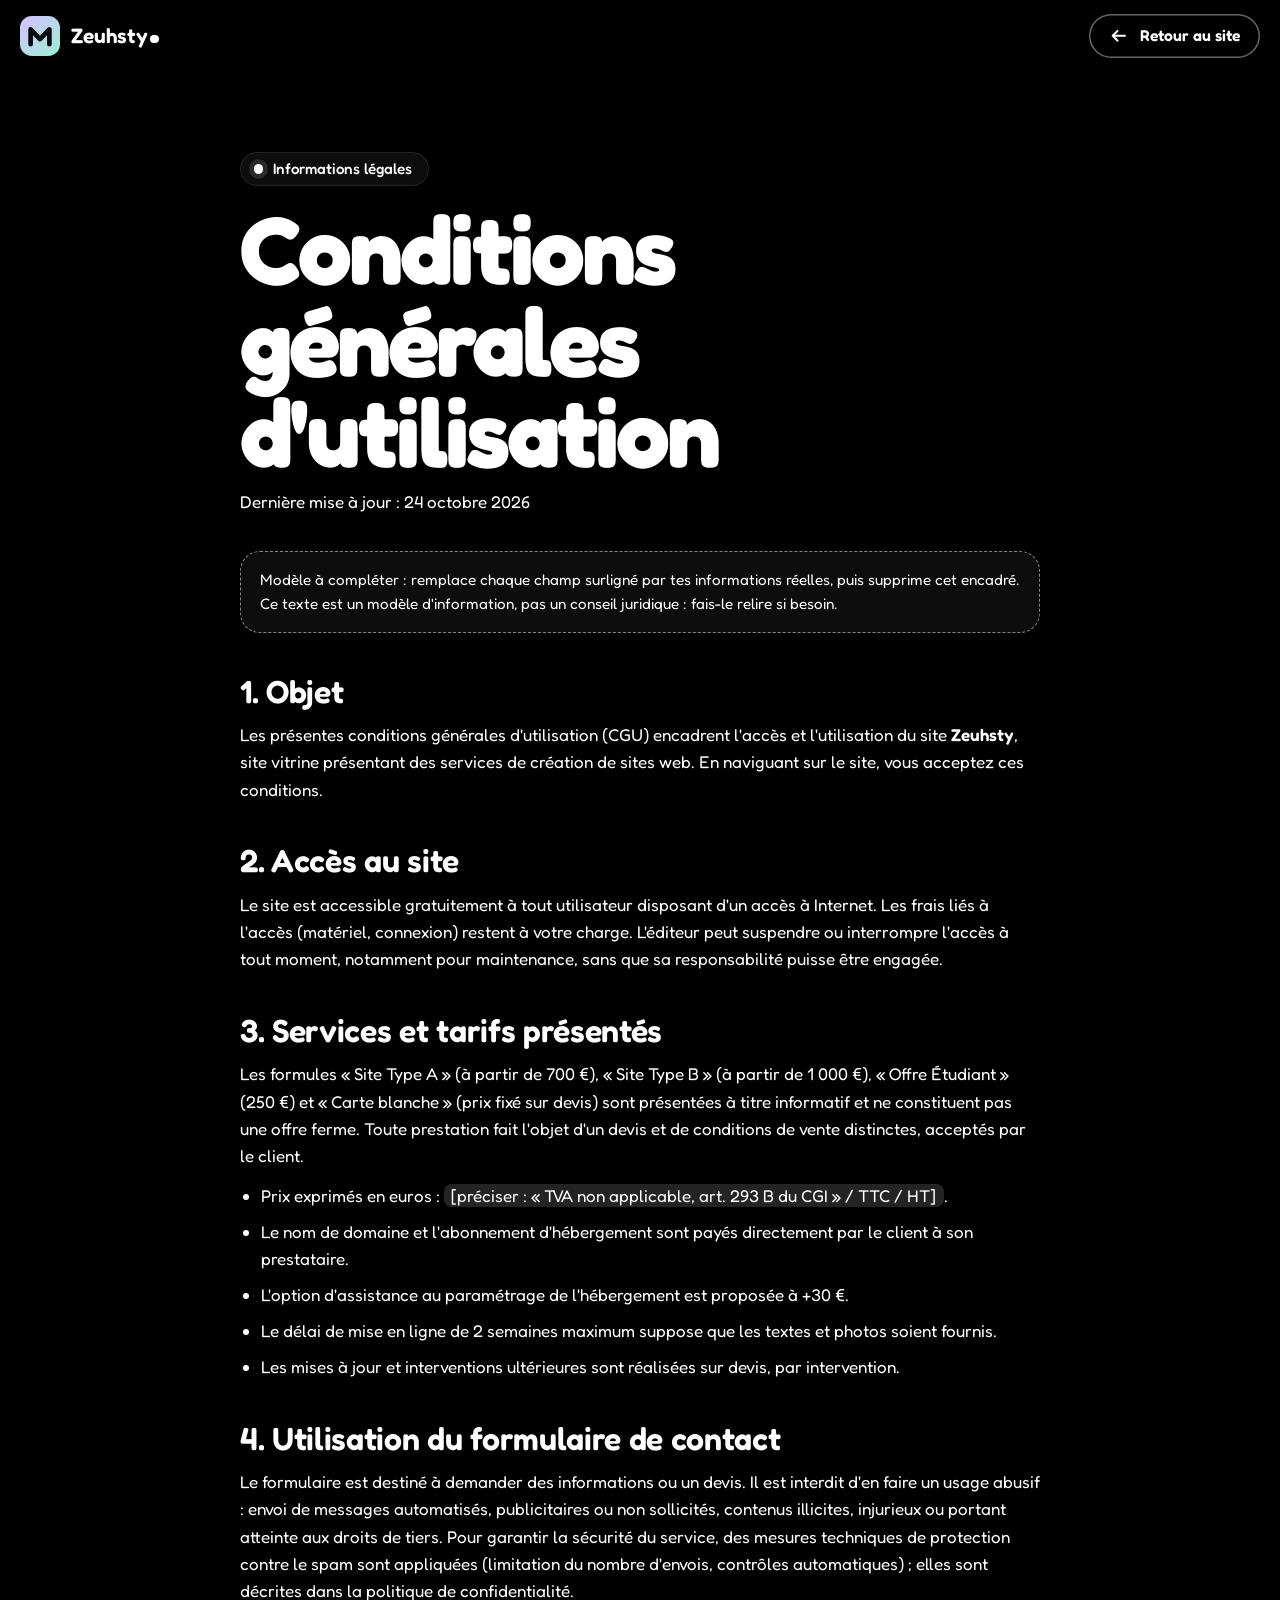
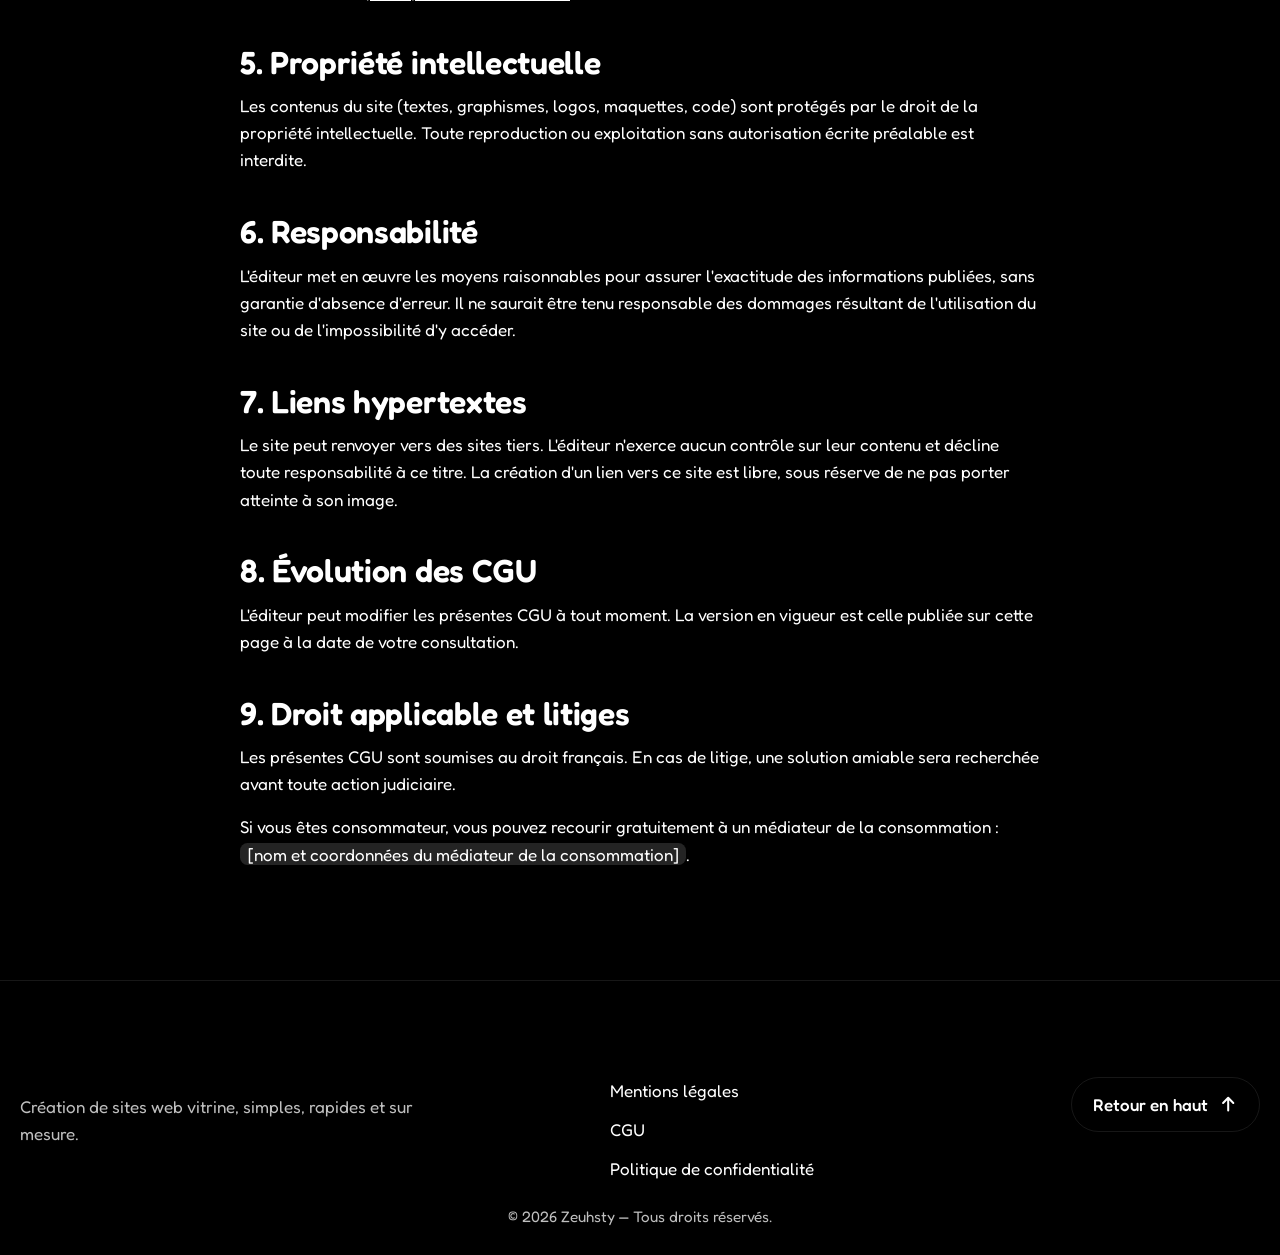
<file: cgu.html>
<!DOCTYPE html>
<html lang="fr" class="no-js">
<head>
  <meta charset="utf-8">
  <meta name="viewport" content="width=device-width, initial-scale=1, viewport-fit=cover">
  <title>Conditions générales d'utilisation — Zeuhsty</title>
  <meta name="description" content="Conditions générales d'utilisation du site Zeuhsty : accès, tarifs présentés, formulaire de contact, propriété intellectuelle et responsabilité.">
  <meta name="robots" content="index, follow">
  <!-- ⚠ Remplace example.com par ton nom de domaine -->
  <link rel="canonical" href="https://www.example.com/cgu.html">
  <meta name="theme-color" content="#0a0a0f">
  <meta name="color-scheme" content="dark">
  <link rel="icon" href="favicon.ico" sizes="32x32">
  <link rel="icon" href="assets/icons/favicon.svg" type="image/svg+xml">
  <link rel="apple-touch-icon" href="assets/icons/apple-touch-icon.png">
  <link rel="manifest" href="site.webmanifest">
  <link rel="preload" href="assets/fonts/fredoka-latin.woff2" as="font" type="font/woff2" crossorigin>
  <link rel="stylesheet" href="style.css?v=1.0.0">
  <script src="script.js?v=1.0.0" defer></script>
</head>
<body>
  <svg class="sprite" xmlns="http://www.w3.org/2000/svg" aria-hidden="true" focusable="false">
    <defs>
      <linearGradient id="g-logo" x1="6" y1="2" x2="58" y2="62" gradientUnits="userSpaceOnUse"><stop offset="0" stop-color="#d4c2ff"/><stop offset="1" stop-color="#9eeed3"/></linearGradient>
    </defs>
    <symbol id="i-logo" viewBox="0 0 64 64"><rect width="64" height="64" rx="19" fill="url(#g-logo)"/><path d="M17 45V21.5L32 37l15-15.5V45" fill="none" stroke="#0a0a0f" stroke-width="7.5" stroke-linecap="round" stroke-linejoin="round"/></symbol>
    <symbol id="i-arrow" viewBox="0 0 24 24"><path d="M4.5 12h15M13.5 6l6 6-6 6" fill="none" stroke="currentColor" stroke-width="2.4" stroke-linecap="round" stroke-linejoin="round"/></symbol>
    <symbol id="i-up" viewBox="0 0 24 24"><path d="M12 19.5v-15M6 10.5l6-6 6 6" fill="none" stroke="currentColor" stroke-width="2.4" stroke-linecap="round" stroke-linejoin="round"/></symbol>
  </svg>

  <a class="skip-link" href="#contenu">Aller au contenu</a>
  <div class="progress" aria-hidden="true"><span></span></div>

  <header class="header header--simple" id="top">
    <div class="header__bar wrap">
      <a class="brand" href="index.html" aria-label="Zeuhsty — Retour à l'accueil">
        <svg class="brand__icon" viewBox="0 0 64 64" width="40" height="40" aria-hidden="true"><use href="#i-logo"/></svg>
        <span class="brand__name">Zeuhsty<i class="brand__dot" aria-hidden="true"></i></span>
      </a>
      <a class="btn btn--ghost btn--sm" href="index.html"><svg class="btn__ico btn__ico--back" aria-hidden="true"><use href="#i-arrow"/></svg>Retour au site</a>
    </div>
  </header>

  <main class="legal" id="contenu">
    <div class="wrap legal__inner">
      <p class="eyebrow">Informations légales</p>
      <h1>Conditions générales d'utilisation</h1>
      <p class="legal__meta">Dernière mise à jour : 24 octobre 2026</p>

      <!-- À SUPPRIMER une fois la page complétée -->
      <p class="legal__note">Modèle à compléter : remplace chaque champ surligné par tes informations réelles, puis supprime cet encadré. Ce texte est un modèle d'information, pas un conseil juridique : fais-le relire si besoin.</p>

      <h2>1. Objet</h2>
      <p>Les présentes conditions générales d'utilisation (CGU) encadrent l'accès et l'utilisation du site <strong>Zeuhsty</strong>, site vitrine présentant des services de création de sites web. En naviguant sur le site, vous acceptez ces conditions.</p>

      <h2>2. Accès au site</h2>
      <p>Le site est accessible gratuitement à tout utilisateur disposant d'un accès à Internet. Les frais liés à l'accès (matériel, connexion) restent à votre charge. L'éditeur peut suspendre ou interrompre l'accès à tout moment, notamment pour maintenance, sans que sa responsabilité puisse être engagée.</p>

      <h2>3. Services et tarifs présentés</h2>
      <p>Les formules « Site Type A » (à partir de 700&nbsp;€), « Site Type B » (à partir de 1&nbsp;000&nbsp;€), « Offre Étudiant » (250&nbsp;€) et « Carte blanche » (prix fixé sur devis) sont présentées à titre informatif et ne constituent pas une offre ferme. Toute prestation fait l'objet d'un devis et de conditions de vente distinctes, acceptés par le client.</p>
      <ul>
        <li>Prix exprimés en euros : <mark>[préciser : « TVA non applicable, art. 293 B du CGI » / TTC / HT]</mark>.</li>
        <li>Le nom de domaine et l'abonnement d'hébergement sont payés directement par le client à son prestataire.</li>
        <li>L'option d'assistance au paramétrage de l'hébergement est proposée à +30&nbsp;€.</li>
        <li>Le délai de mise en ligne de 2 semaines maximum suppose que les textes et photos soient fournis.</li>
        <li>Les mises à jour et interventions ultérieures sont réalisées sur devis, par intervention.</li>
      </ul>

      <h2>4. Utilisation du formulaire de contact</h2>
      <p>Le formulaire est destiné à demander des informations ou un devis. Il est interdit d'en faire un usage abusif : envoi de messages automatisés, publicitaires ou non sollicités, contenus illicites, injurieux ou portant atteinte aux droits de tiers. Pour garantir la sécurité du service, des mesures techniques de protection contre le spam sont appliquées (limitation du nombre d'envois, contrôles automatiques) ; elles sont décrites dans la <a href="politique-confidentialite.html">politique de confidentialité</a>.</p>

      <h2>5. Propriété intellectuelle</h2>
      <p>Les contenus du site (textes, graphismes, logos, maquettes, code) sont protégés par le droit de la propriété intellectuelle. Toute reproduction ou exploitation sans autorisation écrite préalable est interdite.</p>

      <h2>6. Responsabilité</h2>
      <p>L'éditeur met en œuvre les moyens raisonnables pour assurer l'exactitude des informations publiées, sans garantie d'absence d'erreur. Il ne saurait être tenu responsable des dommages résultant de l'utilisation du site ou de l'impossibilité d'y accéder.</p>

      <h2>7. Liens hypertextes</h2>
      <p>Le site peut renvoyer vers des sites tiers. L'éditeur n'exerce aucun contrôle sur leur contenu et décline toute responsabilité à ce titre. La création d'un lien vers ce site est libre, sous réserve de ne pas porter atteinte à son image.</p>

      <h2>8. Évolution des CGU</h2>
      <p>L'éditeur peut modifier les présentes CGU à tout moment. La version en vigueur est celle publiée sur cette page à la date de votre consultation.</p>

      <h2>9. Droit applicable et litiges</h2>
      <p>Les présentes CGU sont soumises au droit français. En cas de litige, une solution amiable sera recherchée avant toute action judiciaire.</p>
      <p>Si vous êtes consommateur, vous pouvez recourir gratuitement à un médiateur de la consommation : <mark>[nom et coordonnées du médiateur de la consommation]</mark>.</p>
    </div>
  </main>

  <footer class="footer">
    <div class="wrap">
      <div class="footer__top">
        <div class="footer__brand">
          <p>Création de sites web vitrine, simples, rapides et sur mesure.</p>
        </div>
        <nav class="footer__nav" aria-label="Liens légaux">
          <ul>
            <li><a href="mentions-legales.html">Mentions légales</a></li>
            <li><a href="cgu.html" aria-current="page">CGU</a></li>
            <li><a href="politique-confidentialite.html">Politique de confidentialité</a></li>
          </ul>
        </nav>
        <a class="to-top" href="#top">Retour en haut <svg aria-hidden="true"><use href="#i-up"/></svg></a>
      </div>
      <p class="footer__copy">© <span data-year>2026</span> Zeuhsty — Tous droits réservés.</p>
    </div>
  </footer>
</body>
</html>
</file>
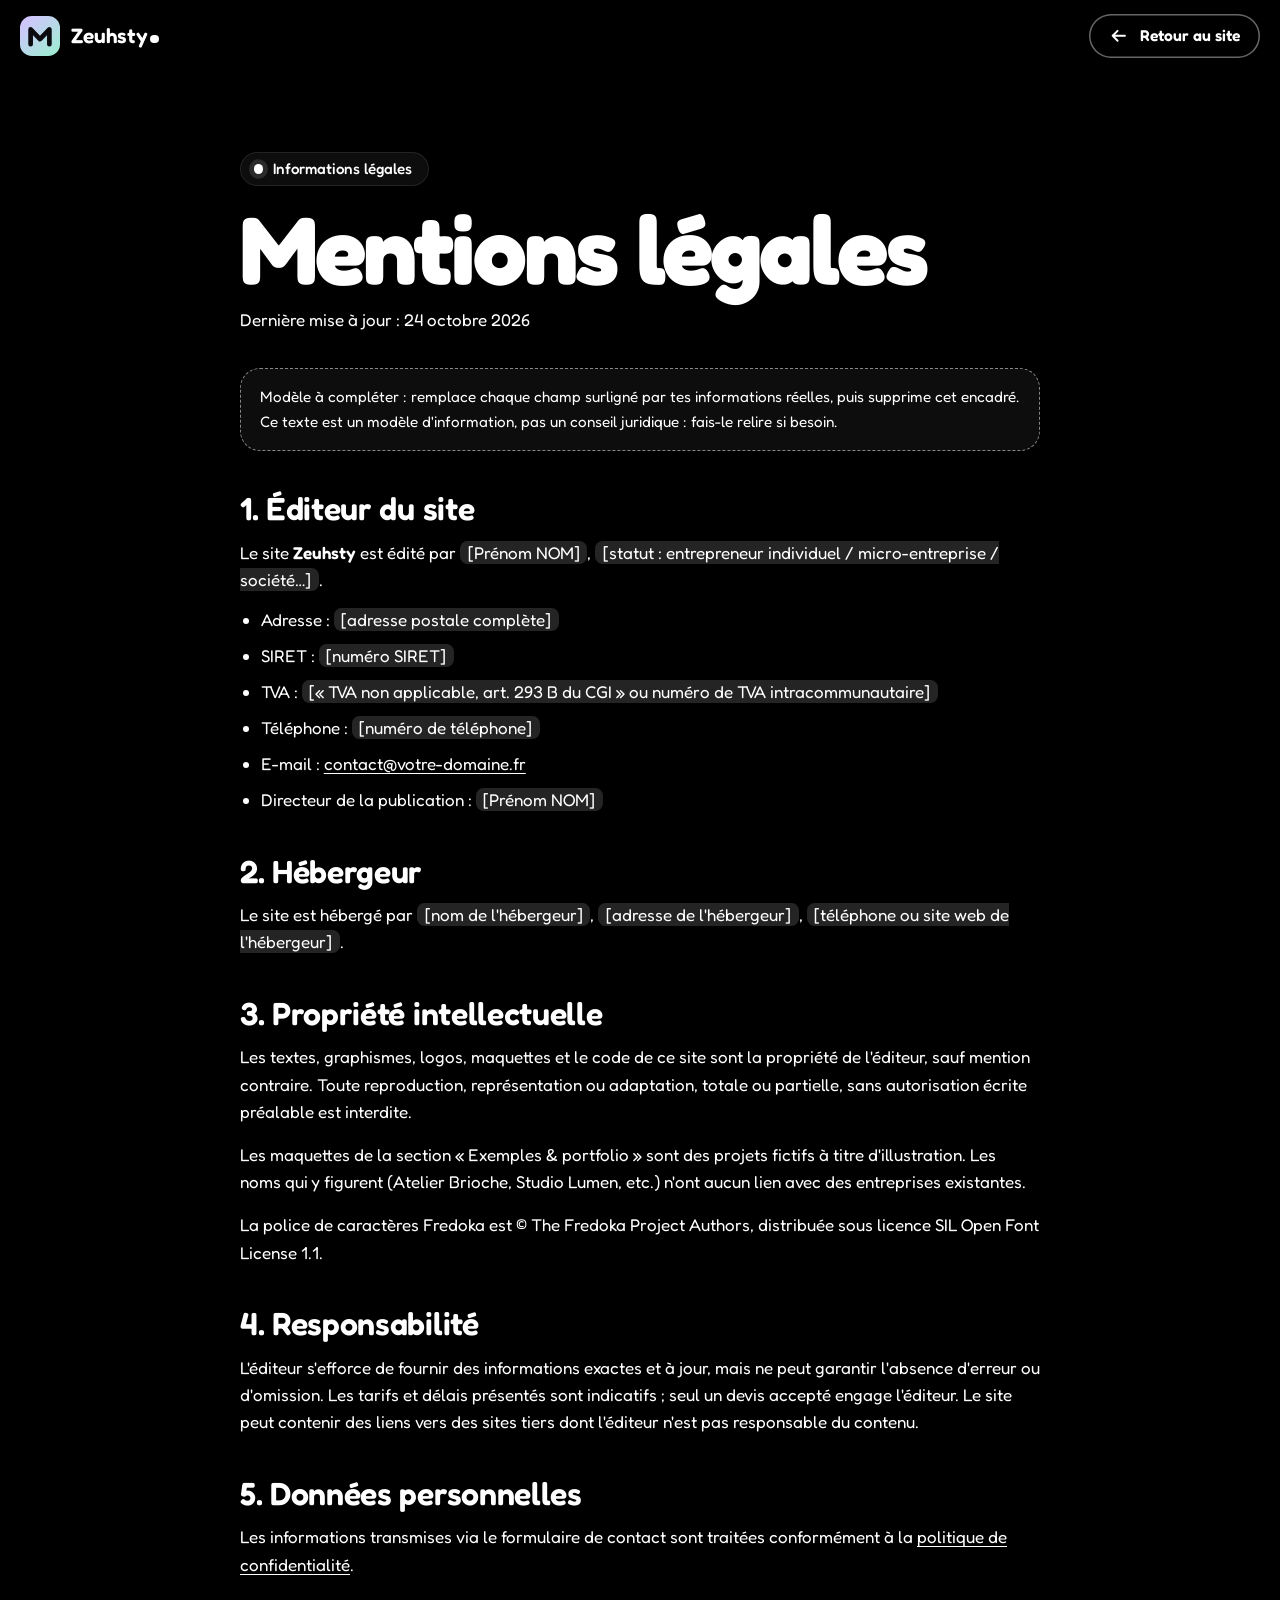
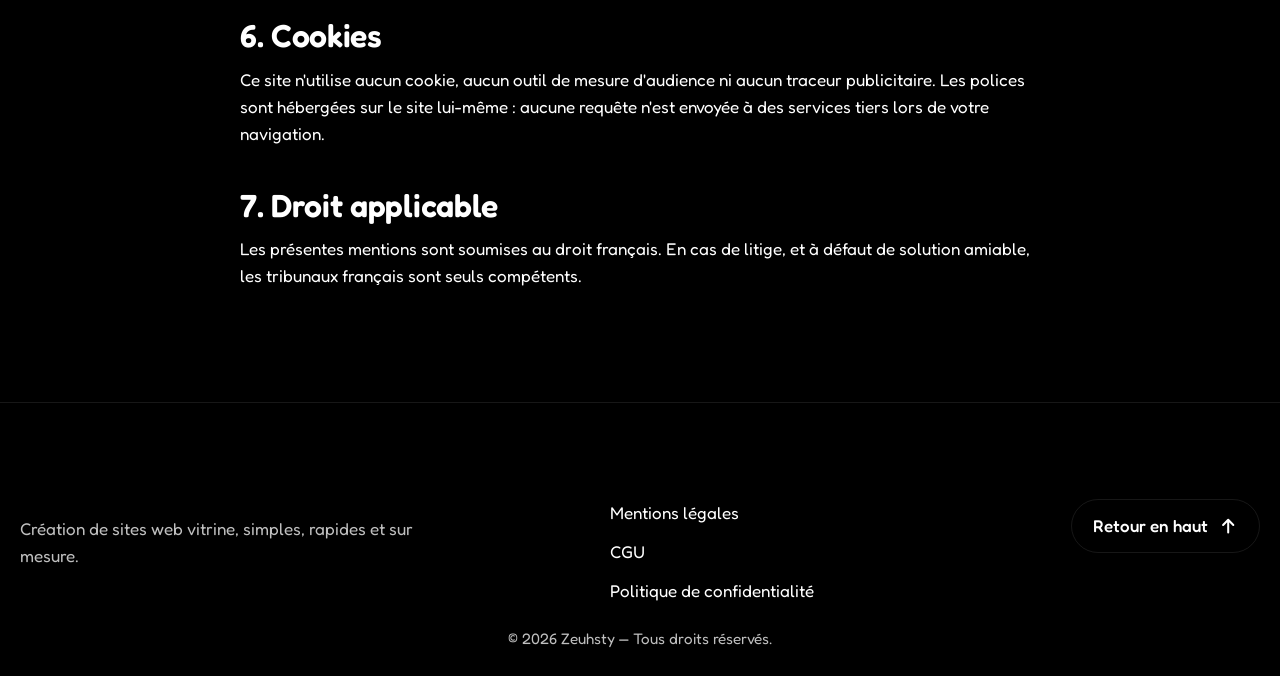
<file: mentions-legales.html>
<!DOCTYPE html>
<html lang="fr" class="no-js">
<head>
  <meta charset="utf-8">
  <meta name="viewport" content="width=device-width, initial-scale=1, viewport-fit=cover">
  <title>Mentions légales — Zeuhsty</title>
  <meta name="description" content="Mentions légales du site Zeuhsty : éditeur, hébergeur, propriété intellectuelle, responsabilité et données personnelles.">
  <meta name="robots" content="index, follow">
  <!-- ⚠ Remplace example.com par ton nom de domaine -->
  <link rel="canonical" href="https://www.example.com/mentions-legales.html">
  <meta name="theme-color" content="#0a0a0f">
  <meta name="color-scheme" content="dark">
  <link rel="icon" href="favicon.ico" sizes="32x32">
  <link rel="icon" href="assets/icons/favicon.svg" type="image/svg+xml">
  <link rel="apple-touch-icon" href="assets/icons/apple-touch-icon.png">
  <link rel="manifest" href="site.webmanifest">
  <link rel="preload" href="assets/fonts/fredoka-latin.woff2" as="font" type="font/woff2" crossorigin>
  <link rel="stylesheet" href="style.css?v=1.0.0">
  <script src="script.js?v=1.0.0" defer></script>
</head>
<body>
  <svg class="sprite" xmlns="http://www.w3.org/2000/svg" aria-hidden="true" focusable="false">
    <defs>
      <linearGradient id="g-logo" x1="6" y1="2" x2="58" y2="62" gradientUnits="userSpaceOnUse"><stop offset="0" stop-color="#d4c2ff"/><stop offset="1" stop-color="#9eeed3"/></linearGradient>
    </defs>
    <symbol id="i-logo" viewBox="0 0 64 64"><rect width="64" height="64" rx="19" fill="url(#g-logo)"/><path d="M17 45V21.5L32 37l15-15.5V45" fill="none" stroke="#0a0a0f" stroke-width="7.5" stroke-linecap="round" stroke-linejoin="round"/></symbol>
    <symbol id="i-arrow" viewBox="0 0 24 24"><path d="M4.5 12h15M13.5 6l6 6-6 6" fill="none" stroke="currentColor" stroke-width="2.4" stroke-linecap="round" stroke-linejoin="round"/></symbol>
    <symbol id="i-up" viewBox="0 0 24 24"><path d="M12 19.5v-15M6 10.5l6-6 6 6" fill="none" stroke="currentColor" stroke-width="2.4" stroke-linecap="round" stroke-linejoin="round"/></symbol>
  </svg>

  <a class="skip-link" href="#contenu">Aller au contenu</a>
  <div class="progress" aria-hidden="true"><span></span></div>

  <header class="header header--simple" id="top">
    <div class="header__bar wrap">
      <a class="brand" href="index.html" aria-label="Zeuhsty — Retour à l'accueil">
        <svg class="brand__icon" viewBox="0 0 64 64" width="40" height="40" aria-hidden="true"><use href="#i-logo"/></svg>
        <span class="brand__name">Zeuhsty<i class="brand__dot" aria-hidden="true"></i></span>
      </a>
      <a class="btn btn--ghost btn--sm" href="index.html"><svg class="btn__ico btn__ico--back" aria-hidden="true"><use href="#i-arrow"/></svg>Retour au site</a>
    </div>
  </header>

  <main class="legal" id="contenu">
    <div class="wrap legal__inner">
      <p class="eyebrow">Informations légales</p>
      <h1>Mentions légales</h1>
      <p class="legal__meta">Dernière mise à jour : 24 octobre 2026</p>

      <!-- À SUPPRIMER une fois la page complétée -->
      <p class="legal__note">Modèle à compléter : remplace chaque champ surligné par tes informations réelles, puis supprime cet encadré. Ce texte est un modèle d'information, pas un conseil juridique : fais-le relire si besoin.</p>

      <h2>1. Éditeur du site</h2>
      <p>Le site <strong>Zeuhsty</strong> est édité par <mark>[Prénom NOM]</mark>, <mark>[statut : entrepreneur individuel / micro-entreprise / société…]</mark>.</p>
      <ul>
        <li>Adresse : <mark>[adresse postale complète]</mark></li>
        <li>SIRET : <mark>[numéro SIRET]</mark></li>
        <li>TVA : <mark>[« TVA non applicable, art. 293 B du CGI » ou numéro de TVA intracommunautaire]</mark></li>
        <li>Téléphone : <mark>[numéro de téléphone]</mark></li>
        <!-- E-mail protégé des robots : remplace data-mail-user (avant le @) et data-mail-domain (après le @).
             Le texte « mark » ci-dessous n'est visible que si JavaScript est désactivé. -->
        <li>E-mail : <span data-mail-user="contact" data-mail-domain="votre-domaine.fr"><mark>contact [arobase] votre-domaine [point] fr</mark></span></li>
        <li>Directeur de la publication : <mark>[Prénom NOM]</mark></li>
      </ul>

      <h2>2. Hébergeur</h2>
      <p>Le site est hébergé par <mark>[nom de l'hébergeur]</mark>, <mark>[adresse de l'hébergeur]</mark>, <mark>[téléphone ou site web de l'hébergeur]</mark>.</p>

      <h2>3. Propriété intellectuelle</h2>
      <p>Les textes, graphismes, logos, maquettes et le code de ce site sont la propriété de l'éditeur, sauf mention contraire. Toute reproduction, représentation ou adaptation, totale ou partielle, sans autorisation écrite préalable est interdite.</p>
      <p>Les maquettes de la section « Exemples &amp; portfolio » sont des projets fictifs à titre d'illustration. Les noms qui y figurent (Atelier Brioche, Studio Lumen, etc.) n'ont aucun lien avec des entreprises existantes.</p>
      <p>La police de caractères Fredoka est © The Fredoka Project Authors, distribuée sous licence SIL Open Font License 1.1.</p>

      <h2>4. Responsabilité</h2>
      <p>L'éditeur s'efforce de fournir des informations exactes et à jour, mais ne peut garantir l'absence d'erreur ou d'omission. Les tarifs et délais présentés sont indicatifs ; seul un devis accepté engage l'éditeur. Le site peut contenir des liens vers des sites tiers dont l'éditeur n'est pas responsable du contenu.</p>

      <h2>5. Données personnelles</h2>
      <p>Les informations transmises via le formulaire de contact sont traitées conformément à la <a href="politique-confidentialite.html">politique de confidentialité</a>.</p>

      <h2>6. Cookies</h2>
      <p>Ce site n'utilise aucun cookie, aucun outil de mesure d'audience ni aucun traceur publicitaire. Les polices sont hébergées sur le site lui-même : aucune requête n'est envoyée à des services tiers lors de votre navigation.</p>

      <h2>7. Droit applicable</h2>
      <p>Les présentes mentions sont soumises au droit français. En cas de litige, et à défaut de solution amiable, les tribunaux français sont seuls compétents.</p>
    </div>
  </main>

  <footer class="footer">
    <div class="wrap">
      <div class="footer__top">
        <div class="footer__brand">
          <p>Création de sites web vitrine, simples, rapides et sur mesure.</p>
        </div>
        <nav class="footer__nav" aria-label="Liens légaux">
          <ul>
            <li><a href="mentions-legales.html" aria-current="page">Mentions légales</a></li>
            <li><a href="cgu.html">CGU</a></li>
            <li><a href="politique-confidentialite.html">Politique de confidentialité</a></li>
          </ul>
        </nav>
        <a class="to-top" href="#top">Retour en haut <svg aria-hidden="true"><use href="#i-up"/></svg></a>
      </div>
      <p class="footer__copy">© <span data-year>2026</span> Zeuhsty — Tous droits réservés.</p>
    </div>
  </footer>
</body>
</html>
</file>
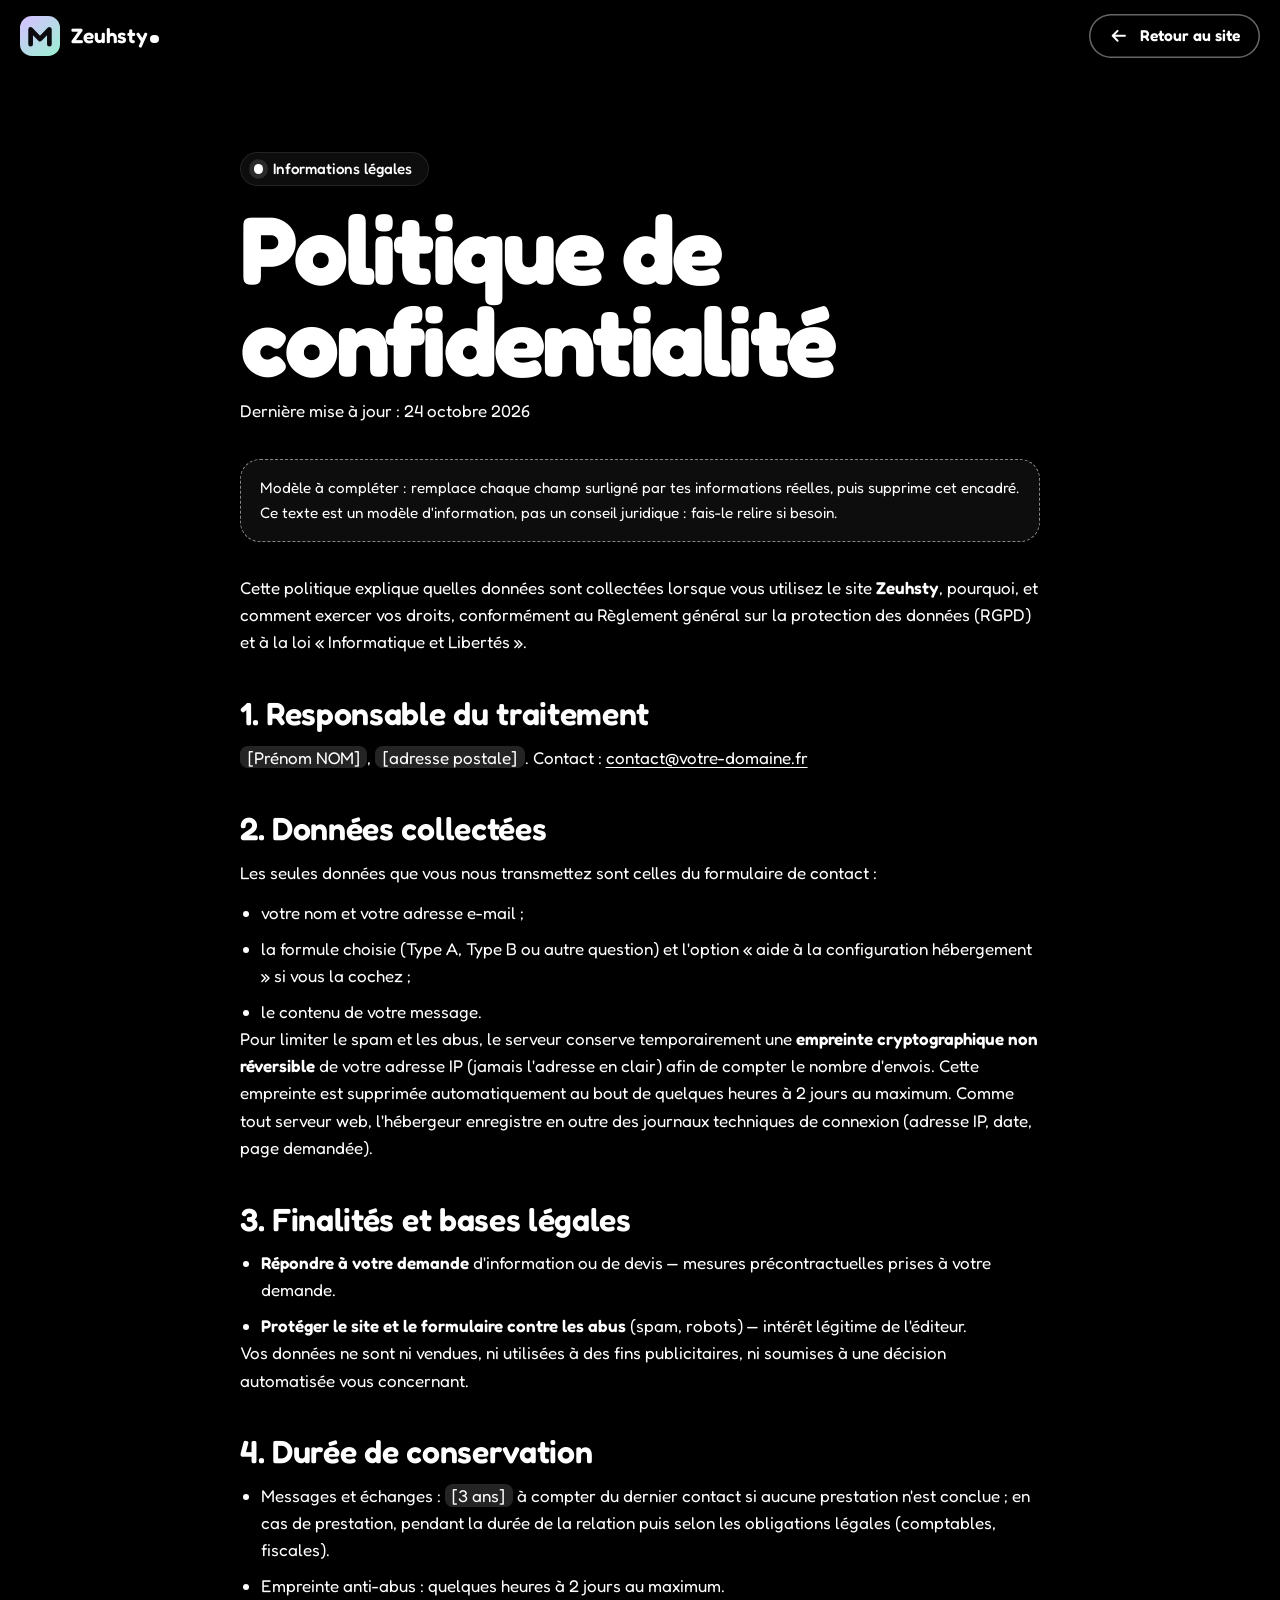
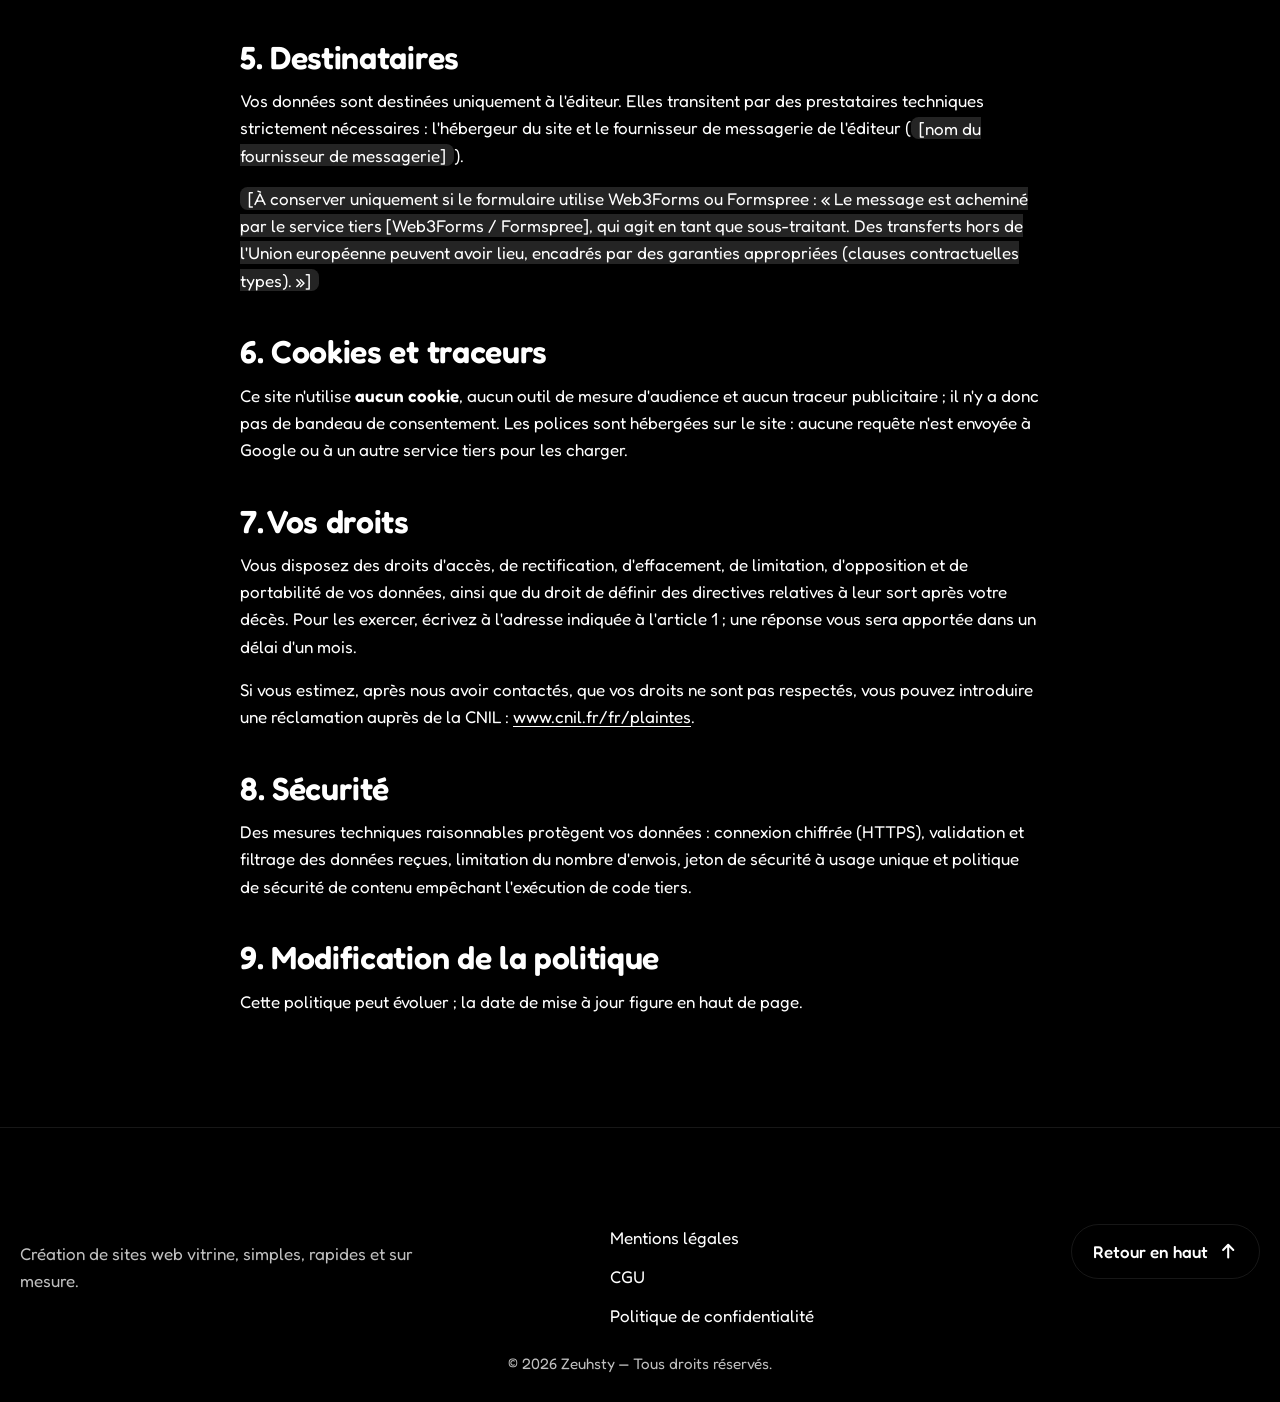
<file: politique-confidentialite.html>
<!DOCTYPE html>
<html lang="fr" class="no-js">
<head>
  <meta charset="utf-8">
  <meta name="viewport" content="width=device-width, initial-scale=1, viewport-fit=cover">
  <title>Politique de confidentialité — Zeuhsty</title>
  <meta name="description" content="Politique de confidentialité de Zeuhsty : données collectées via le formulaire de contact, finalités, durée de conservation et vos droits.">
  <meta name="robots" content="index, follow">
  <!-- ⚠ Remplace example.com par ton nom de domaine -->
  <link rel="canonical" href="https://www.example.com/politique-confidentialite.html">
  <meta name="theme-color" content="#0a0a0f">
  <meta name="color-scheme" content="dark">
  <link rel="icon" href="favicon.ico" sizes="32x32">
  <link rel="icon" href="assets/icons/favicon.svg" type="image/svg+xml">
  <link rel="apple-touch-icon" href="assets/icons/apple-touch-icon.png">
  <link rel="manifest" href="site.webmanifest">
  <link rel="preload" href="assets/fonts/fredoka-latin.woff2" as="font" type="font/woff2" crossorigin>
  <link rel="stylesheet" href="style.css?v=1.0.0">
  <script src="script.js?v=1.0.0" defer></script>
</head>
<body>
  <svg class="sprite" xmlns="http://www.w3.org/2000/svg" aria-hidden="true" focusable="false">
    <defs>
      <linearGradient id="g-logo" x1="6" y1="2" x2="58" y2="62" gradientUnits="userSpaceOnUse"><stop offset="0" stop-color="#d4c2ff"/><stop offset="1" stop-color="#9eeed3"/></linearGradient>
    </defs>
    <symbol id="i-logo" viewBox="0 0 64 64"><rect width="64" height="64" rx="19" fill="url(#g-logo)"/><path d="M17 45V21.5L32 37l15-15.5V45" fill="none" stroke="#0a0a0f" stroke-width="7.5" stroke-linecap="round" stroke-linejoin="round"/></symbol>
    <symbol id="i-arrow" viewBox="0 0 24 24"><path d="M4.5 12h15M13.5 6l6 6-6 6" fill="none" stroke="currentColor" stroke-width="2.4" stroke-linecap="round" stroke-linejoin="round"/></symbol>
    <symbol id="i-up" viewBox="0 0 24 24"><path d="M12 19.5v-15M6 10.5l6-6 6 6" fill="none" stroke="currentColor" stroke-width="2.4" stroke-linecap="round" stroke-linejoin="round"/></symbol>
  </svg>

  <a class="skip-link" href="#contenu">Aller au contenu</a>
  <div class="progress" aria-hidden="true"><span></span></div>

  <header class="header header--simple" id="top">
    <div class="header__bar wrap">
      <a class="brand" href="index.html" aria-label="Zeuhsty — Retour à l'accueil">
        <svg class="brand__icon" viewBox="0 0 64 64" width="40" height="40" aria-hidden="true"><use href="#i-logo"/></svg>
        <span class="brand__name">Zeuhsty<i class="brand__dot" aria-hidden="true"></i></span>
      </a>
      <a class="btn btn--ghost btn--sm" href="index.html"><svg class="btn__ico btn__ico--back" aria-hidden="true"><use href="#i-arrow"/></svg>Retour au site</a>
    </div>
  </header>

  <main class="legal" id="contenu">
    <div class="wrap legal__inner">
      <p class="eyebrow">Informations légales</p>
      <h1>Politique de confidentialité</h1>
      <p class="legal__meta">Dernière mise à jour : 24 octobre 2026</p>

      <!-- À SUPPRIMER une fois la page complétée -->
      <p class="legal__note">Modèle à compléter : remplace chaque champ surligné par tes informations réelles, puis supprime cet encadré. Ce texte est un modèle d'information, pas un conseil juridique : fais-le relire si besoin.</p>

      <p>Cette politique explique quelles données sont collectées lorsque vous utilisez le site <strong>Zeuhsty</strong>, pourquoi, et comment exercer vos droits, conformément au Règlement général sur la protection des données (RGPD) et à la loi « Informatique et Libertés ».</p>

      <h2>1. Responsable du traitement</h2>
      <p><mark>[Prénom NOM]</mark>, <mark>[adresse postale]</mark>. Contact : <span data-mail-user="contact" data-mail-domain="votre-domaine.fr"><mark>contact [arobase] votre-domaine [point] fr</mark></span></p>

      <h2>2. Données collectées</h2>
      <p>Les seules données que vous nous transmettez sont celles du formulaire de contact :</p>
      <ul>
        <li>votre nom et votre adresse e-mail ;</li>
        <li>la formule choisie (Type A, Type B ou autre question) et l'option « aide à la configuration hébergement » si vous la cochez ;</li>
        <li>le contenu de votre message.</li>
      </ul>
      <p>Pour limiter le spam et les abus, le serveur conserve temporairement une <strong>empreinte cryptographique non réversible</strong> de votre adresse IP (jamais l'adresse en clair) afin de compter le nombre d'envois. Cette empreinte est supprimée automatiquement au bout de quelques heures à 2 jours au maximum. Comme tout serveur web, l'hébergeur enregistre en outre des journaux techniques de connexion (adresse IP, date, page demandée).</p>

      <h2>3. Finalités et bases légales</h2>
      <ul>
        <li><strong>Répondre à votre demande</strong> d'information ou de devis — mesures précontractuelles prises à votre demande.</li>
        <li><strong>Protéger le site et le formulaire contre les abus</strong> (spam, robots) — intérêt légitime de l'éditeur.</li>
      </ul>
      <p>Vos données ne sont ni vendues, ni utilisées à des fins publicitaires, ni soumises à une décision automatisée vous concernant.</p>

      <h2>4. Durée de conservation</h2>
      <ul>
        <li>Messages et échanges : <mark>[3 ans]</mark> à compter du dernier contact si aucune prestation n'est conclue ; en cas de prestation, pendant la durée de la relation puis selon les obligations légales (comptables, fiscales).</li>
        <li>Empreinte anti-abus : quelques heures à 2 jours au maximum.</li>
      </ul>

      <h2>5. Destinataires</h2>
      <p>Vos données sont destinées uniquement à l'éditeur. Elles transitent par des prestataires techniques strictement nécessaires : l'hébergeur du site et le fournisseur de messagerie de l'éditeur (<mark>[nom du fournisseur de messagerie]</mark>).</p>
      <!-- Paragraphe à GARDER seulement si le formulaire passe par Web3Forms ou Formspree (CONFIG.provider dans script.js) ; sinon, supprime-le. -->
      <p><mark>[À conserver uniquement si le formulaire utilise Web3Forms ou Formspree : « Le message est acheminé par le service tiers [Web3Forms / Formspree], qui agit en tant que sous-traitant. Des transferts hors de l'Union européenne peuvent avoir lieu, encadrés par des garanties appropriées (clauses contractuelles types). »]</mark></p>

      <h2>6. Cookies et traceurs</h2>
      <p>Ce site n'utilise <strong>aucun cookie</strong>, aucun outil de mesure d'audience et aucun traceur publicitaire ; il n'y a donc pas de bandeau de consentement. Les polices sont hébergées sur le site : aucune requête n'est envoyée à Google ou à un autre service tiers pour les charger.</p>

      <h2>7. Vos droits</h2>
      <p>Vous disposez des droits d'accès, de rectification, d'effacement, de limitation, d'opposition et de portabilité de vos données, ainsi que du droit de définir des directives relatives à leur sort après votre décès. Pour les exercer, écrivez à l'adresse indiquée à l'article 1 ; une réponse vous sera apportée dans un délai d'un mois.</p>
      <p>Si vous estimez, après nous avoir contactés, que vos droits ne sont pas respectés, vous pouvez introduire une réclamation auprès de la CNIL : <a href="https://www.cnil.fr/fr/plaintes" target="_blank" rel="noopener noreferrer">www.cnil.fr/fr/plaintes</a>.</p>

      <h2>8. Sécurité</h2>
      <p>Des mesures techniques raisonnables protègent vos données : connexion chiffrée (HTTPS), validation et filtrage des données reçues, limitation du nombre d'envois, jeton de sécurité à usage unique et politique de sécurité de contenu empêchant l'exécution de code tiers.</p>

      <h2>9. Modification de la politique</h2>
      <p>Cette politique peut évoluer ; la date de mise à jour figure en haut de page.</p>
    </div>
  </main>

  <footer class="footer">
    <div class="wrap">
      <div class="footer__top">
        <div class="footer__brand">
          <p>Création de sites web vitrine, simples, rapides et sur mesure.</p>
        </div>
        <nav class="footer__nav" aria-label="Liens légaux">
          <ul>
            <li><a href="mentions-legales.html">Mentions légales</a></li>
            <li><a href="cgu.html">CGU</a></li>
            <li><a href="politique-confidentialite.html" aria-current="page">Politique de confidentialité</a></li>
          </ul>
        </nav>
        <a class="to-top" href="#top">Retour en haut <svg aria-hidden="true"><use href="#i-up"/></svg></a>
      </div>
      <p class="footer__copy">© <span data-year>2026</span> Zeuhsty — Tous droits réservés.</p>
    </div>
  </footer>
</body>
</html>
</file>
<file: style.css>
/* ==========================================================================
   Zeuhsty — style.css
   --------------------------------------------------------------------------
   Sommaire
    1. Police (Fredoka, auto-hébergée)      8. Bandeau défilant
    2. Variables (couleurs, tailles…)       9. Sections & animations « swipe down »
    3. Base & reset                        10. Tarifs
    4. Utilitaires (boutons, pastilles…)   11. Réalisations (maquettes)
    5. Rideau d'intro & progression        12. Contact & formulaire
    6. En-tête & menu                      13. Pied de page
    7. Hero                                14. Pages légales
                                           15. Mouvement réduit

   Règles de fluidité appliquées partout : on n'anime que `transform` et
   `opacity`, `will-change` est retiré une fois l'animation terminée, aucun
   `background-attachment: fixed`, pas de flou plein écran.
   ========================================================================== */


/* ==========================================================================
   1. POLICE — Fredoka (Google Fonts, SIL OFL) servie depuis /assets/fonts
   ========================================================================== */
@font-face {
  font-family: 'Fredoka';
  font-style: normal;
  font-weight: 300 700;
  font-display: swap;
  src: url('assets/fonts/fredoka-latin-ext.woff2') format('woff2');
  unicode-range: U+0100-02BA, U+02BD-02C5, U+02C7-02CC, U+02CE-02D7, U+02DD-02FF, U+0304, U+0308, U+0329, U+1D00-1DBF, U+1E00-1E9F, U+1EF2-1EFF, U+2020, U+20A0-20AB, U+20AD-20C4, U+2113, U+2C60-2C7F, U+A720-A7FF;
}
@font-face {
  font-family: 'Fredoka';
  font-style: normal;
  font-weight: 300 700;
  font-display: swap;
  src: url('assets/fonts/fredoka-latin.woff2') format('woff2');
  unicode-range: U+0000-00FF, U+0131, U+0152-0153, U+02BB-02BC, U+02C6, U+02DA, U+02DC, U+0304, U+0308, U+0329, U+2000-206F, U+20AC, U+2122, U+2191, U+2193, U+2212, U+2215, U+FEFF, U+FFFD;
}


/* ==========================================================================
   2. VARIABLES
   ========================================================================== */
:root {
  /* Fonds sombres */
  --bg: #0a0a0f;
  --bg-soft: #101018;
  --surface: #14141d;
  --surface-2: #1c1c28;
  --line: rgba(255, 255, 255, .09);
  --line-strong: rgba(255, 255, 255, .22);

  /* Texte */
  --text: #f5f3ff;
  --text-soft: #d3d1e6;
  --muted: #a6a4bd;
  --ink: #0a0a0f;               /* texte posé sur un fond pastel */

  /* Palette pastel */
  --lilac: #cdb8ff;
  --mint: #a9f0d6;
  --peach: #ffcba4;
  --pink: #ffb9dc;
  --sky: #b4d8ff;
  --butter: #fff0a6;
  --danger: #ffa3b5;

  /* Typographie */
  --font: 'Fredoka', ui-rounded, 'SF Pro Rounded', 'Nunito', system-ui, -apple-system, 'Segoe UI', Roboto, sans-serif;
  --fs-hero: clamp(3.5rem, 14.2vw, 12.5rem);
  --fs-h2: clamp(3rem, 10.4vw, 8.6rem);

  /* Formes & mouvements */
  --radius-s: 14px;
  --radius-m: 20px;
  --radius-l: 32px;
  --ease-out: cubic-bezier(.22, 1, .36, 1);
  --ease-io: cubic-bezier(.65, 0, .35, 1);

  /* Mise en page */
  --header-h: 72px;
  --gutter: max(1.25rem, env(safe-area-inset-left), env(safe-area-inset-right));
}


/* ==========================================================================
   3. BASE & RESET
   ========================================================================== */
*, *::before, *::after { box-sizing: border-box; }

html {
  -webkit-text-size-adjust: 100%;
  text-size-adjust: 100%;
  color-scheme: dark;
  background: var(--bg);
  scroll-behavior: smooth;                                /* ancres fluides (repli sans JS) */
  scroll-padding-top: calc(var(--header-h) + 1rem);       /* l'en-tête fixe ne masque jamais un titre */
  scrollbar-width: thin;
  scrollbar-color: rgba(205, 184, 255, .4) var(--bg);
}
/* Quand le défilement lissé JS est actif, on coupe le lissage natif (évite le double lissage) */
html.has-smooth { scroll-behavior: auto; }
html.menu-open { overflow: hidden; }

body {
  margin: 0;
  min-height: 100vh;
  min-height: 100dvh;
  font-family: var(--font);
  font-size: 1.0625rem;
  line-height: 1.6;
  font-weight: 400;
  color: var(--text);
  background: var(--bg);
  -webkit-font-smoothing: antialiased;
  -moz-osx-font-smoothing: grayscale;
  overflow-x: hidden;
  overflow-x: clip;
  -webkit-tap-highlight-color: transparent;
}

h1, h2, h3, h4, p, ul, ol, figure { margin: 0; }
[hidden] { display: none !important; }
h1, h2, h3, h4 { font-weight: 700; line-height: 1.05; letter-spacing: -.02em; text-wrap: balance; overflow-wrap: break-word; }
ul, ol { padding: 0; list-style: none; }
a { color: inherit; text-decoration: none; }
img, svg { max-width: 100%; }
button, input, select, textarea { font: inherit; color: inherit; }
button { cursor: pointer; }
strong { font-weight: 600; }
::selection { background: var(--lilac); color: var(--ink); }

/* Zones tactiles : pas de délai de 300 ms, pas de zoom au double-tap */
a, button, input, select, textarea, label { touch-action: manipulation; }

:focus-visible { outline: 3px solid var(--lilac); outline-offset: 3px; border-radius: 6px; }


/* ==========================================================================
   4. UTILITAIRES
   ========================================================================== */
.wrap { width: min(1240px, 100% - 2 * var(--gutter)); margin-inline: auto; }

.sprite { position: absolute; width: 0; height: 0; overflow: hidden; }

.visually-hidden {
  position: absolute !important;
  width: 1px; height: 1px;
  margin: -1px; padding: 0;
  overflow: hidden;
  clip: rect(0 0 0 0);
  white-space: nowrap;
  border: 0;
}

.skip-link {
  position: fixed; left: 1rem; top: 1rem; z-index: 300;
  padding: .8rem 1.2rem;
  border-radius: 99px;
  background: var(--lilac); color: var(--ink); font-weight: 600;
  transform: translateY(-200%);
  transition: transform .3s var(--ease-out);
}
.skip-link:focus { transform: none; }

/* Pastille d'intitulé de section */
.eyebrow {
  --c: var(--lilac);
  display: inline-flex; align-items: center; gap: .65em;
  padding: .45em 1.05em .45em .85em;
  border-radius: 99px;
  border: 1px solid var(--line);
  background: rgba(255, 255, 255, .05);
  font-size: .95rem; font-weight: 500; line-height: 1.2;
}
.eyebrow::before {
  content: ""; width: .62em; height: .62em; border-radius: 50%;
  background: var(--c);
  box-shadow: 0 0 0 .32em rgba(255, 255, 255, .07);
}
.eyebrow--mint  { --c: var(--mint); }
.eyebrow--sky   { --c: var(--sky); }
.eyebrow--peach { --c: var(--peach); }

.link {
  color: var(--lilac);
  text-decoration: underline;
  text-decoration-thickness: .08em;
  text-underline-offset: .22em;
  transition: color .2s;
}
.link:hover { color: var(--mint); }

/* Boutons */
.btn {
  --bg-btn: var(--lilac);
  --fg-btn: var(--ink);
  display: inline-flex; align-items: center; justify-content: center; gap: .7em;
  padding: .95em 1.55em;
  border: 0; border-radius: 99px;
  background: var(--bg-btn); color: var(--fg-btn);
  font-weight: 600; font-size: 1.05rem; line-height: 1; white-space: nowrap;
  transition: transform .4s var(--ease-out), background-color .25s, color .25s, box-shadow .25s;
}
.btn__ico { width: 1.25em; height: 1.25em; flex: none; transition: transform .4s var(--ease-out); }
.btn:active { transform: scale(.97); }
.btn--primary { --bg-btn: var(--lilac); }
.btn--ghost { --bg-btn: transparent; --fg-btn: var(--text); box-shadow: inset 0 0 0 1.5px var(--line-strong); }
.btn--lg { padding: 1.1em 1.8em; font-size: 1.1rem; }
.btn--sm { padding: .8em 1.3em; font-size: .98rem; }
.btn--block { width: 100%; }
@media (hover: hover) {
  .btn:hover { transform: translateY(-3px); }
  .btn:hover .btn__ico { transform: translateX(4px); }
  .btn--primary:hover { --bg-btn: #e0d2ff; }
  .btn--ghost:hover { background: rgba(255, 255, 255, .07); }
}


/* ==========================================================================
   5. RIDEAU D'INTRO & BARRE DE PROGRESSION
   Trois nappes pastel qui « tombent » pour révéler la page. 100 % CSS :
   même si le JS échoue, le rideau disparaît tout seul.
   ========================================================================== */
.curtain { position: fixed; inset: 0; z-index: 200; pointer-events: none; }
.curtain i {
  position: absolute; inset: 0;
  border-radius: 0 0 50% 50% / 0 0 10vh 10vh;
  will-change: transform;
  animation: curtain .75s var(--ease-io) both, gone 0s linear 1.1s both;
}
.curtain i:nth-child(1) { background: var(--peach); animation-delay: .21s, 1.1s; }
.curtain i:nth-child(2) { background: var(--mint);  animation-delay: .13s, 1.1s; }
.curtain i:nth-child(3) { background: var(--lilac); animation-delay: .05s, 1.1s; }

@keyframes curtain { to { transform: translate3d(0, 114%, 0); } }
@keyframes gone { to { visibility: hidden; } }

.progress { position: fixed; inset: 0 0 auto 0; height: 3px; z-index: 160; pointer-events: none; }
.progress span {
  display: block; height: 100%;
  transform-origin: 0 50%; transform: scaleX(0);
  background: linear-gradient(90deg, var(--lilac), var(--mint), var(--peach));
}


/* ==========================================================================
   6. EN-TÊTE & MENU
   Le flou d'arrière-plan est sur un pseudo-élément : un `backdrop-filter`
   sur le <header> lui-même casserait le menu plein écran (position: fixed).
   ========================================================================== */
.header {
  position: fixed; inset: 0 0 auto 0; z-index: 100;
  height: calc(var(--header-h) + env(safe-area-inset-top, 0px));
  padding-top: env(safe-area-inset-top, 0px);
  /* `backwards` (et non `both`) : une fois finie, l'animation ne laisse aucun `transform` actif.
     Sinon le menu plein écran (position: fixed) se calerait sur la hauteur du header. */
  animation: header-in .9s var(--ease-out) .8s backwards;
}
.header::before {
  content: ""; position: absolute; inset: 0;
  background: rgba(10, 10, 15, .8);
  border-bottom: 1px solid var(--line);
  opacity: 0; transition: opacity .35s;
}
.header.is-scrolled::before {
  opacity: 1;
  -webkit-backdrop-filter: blur(14px) saturate(1.3);
  backdrop-filter: blur(14px) saturate(1.3);
}
@keyframes header-in { from { transform: translate3d(0, -100%, 0); } to { transform: none; } }

.header__bar {
  position: relative; height: var(--header-h);
  display: flex; align-items: center; justify-content: space-between; gap: 1rem;
}

.brand { display: inline-flex; align-items: center; gap: .7rem; font-size: 1.3rem; font-weight: 600; letter-spacing: -.01em; }
.brand__icon { width: 2.5rem; height: 2.5rem; flex: none; }
.brand__dot { display: inline-block; width: .4em; height: .4em; margin-left: .12em; border-radius: 50%; background: var(--peach); }

.nav__list { margin: 0; }
.nav__list a { display: block; font-weight: 500; color: var(--text-soft); transition: color .25s, background-color .25s; }
.nav__num { margin-right: .8rem; font-size: .5em; font-weight: 500; color: var(--lilac); vertical-align: .9em; }

/* Burger (mobile) */
.burger {
  position: relative; z-index: 2;
  width: 3rem; height: 3rem; padding: 0;
  border: 1px solid var(--line); border-radius: 50%;
  background: rgba(255, 255, 255, .06);
}
.burger span {
  position: absolute; left: 50%; top: 50%;
  width: 1.2rem; height: 2px; margin: -1px 0 0 -.6rem;
  border-radius: 2px; background: var(--text);
  transition: transform .45s var(--ease-out);
}
.burger span:nth-child(1) { transform: translateY(-4px); }
.burger span:nth-child(2) { transform: translateY(4px); }
.menu-open .burger span:nth-child(1) { transform: rotate(45deg); }
.menu-open .burger span:nth-child(2) { transform: rotate(-45deg); }

/* Mobile : menu plein écran qui descend du haut (swipe down) */
@media (max-width: 899px) {
  .nav {
    position: fixed; inset: 0; z-index: -1;
    display: flex; flex-direction: column; justify-content: center; gap: 2.2rem;
    padding: calc(var(--header-h) + 1rem) var(--gutter) 3rem;
    background:
      radial-gradient(60% 40% at 90% 10%, rgba(205, 184, 255, .22), transparent 70%),
      radial-gradient(60% 40% at 0% 100%, rgba(169, 240, 214, .16), transparent 70%),
      var(--bg);
    clip-path: inset(0 0 100% 0);
    visibility: hidden;
    transition: clip-path .75s var(--ease-io), visibility 0s .75s;
  }
  .menu-open .nav { clip-path: inset(0); visibility: visible; transition: clip-path .75s var(--ease-io), visibility 0s; }
  .nav__list { display: grid; gap: .2rem; }
  .nav__list a { display: grid; grid-template-columns: 2.4rem 1fr; align-items: start; padding: .3rem 0; font-size: clamp(2.4rem, 12vw, 4.2rem); font-weight: 700; line-height: 1.05; letter-spacing: -.03em; color: var(--text); }
  .nav__num { margin: .85em 0 0; font-family: inherit; font-size: 1rem; font-weight: 500; line-height: 1; letter-spacing: 0; font-variant-numeric: tabular-nums; vertical-align: baseline; }
  .nav__list li, .nav__cta { opacity: 0; transform: translate3d(0, -26px, 0); transition: opacity .5s, transform .7s var(--ease-out); }
  .menu-open .nav__list li, .menu-open .nav__cta { opacity: 1; transform: none; }
  .menu-open .nav__list li:nth-child(1) { transition-delay: .25s; }
  .menu-open .nav__list li:nth-child(2) { transition-delay: .33s; }
  .menu-open .nav__list li:nth-child(3) { transition-delay: .41s; }
  .menu-open .nav__cta { transition-delay: .5s; align-self: flex-start; }
}

/* Bureau : navigation en ligne */
@media (min-width: 900px) {
  .burger { display: none; }
  .nav { display: flex; align-items: center; gap: 1.2rem; }
  .nav__list { display: flex; gap: .3rem; }
  .nav__list a { padding: .6rem 1rem; border-radius: 99px; }
  .nav__num { display: none; }
  .nav__list a:hover, .nav__list a[aria-current="true"] { color: var(--text); background: rgba(255, 255, 255, .08); }
}

/* Sans JavaScript : menu simple, toujours visible */
.no-js .burger { display: none; }
@media (max-width: 899px) {
  .no-js .nav { position: static; flex-direction: row; flex-wrap: wrap; gap: .8rem 1.2rem; padding: 0; background: none; clip-path: none; visibility: visible; }
  .no-js .nav__list { display: flex; gap: 1rem; }
  .no-js .nav__list a { display: block; font-size: 1rem; font-weight: 500; }
  .no-js .nav__list li, .no-js .nav__cta { opacity: 1; transform: none; }
  .no-js .nav__num, .no-js .nav__cta { display: none; }
}

/* Écrans tactiles : fond plein plutôt que flou (plus léger pour les mobiles modestes) */
@media (hover: none) {
  .header.is-scrolled::before { background: rgba(10, 10, 15, .97); -webkit-backdrop-filter: none; backdrop-filter: none; }
}


/* ==========================================================================
   7. HERO
   ========================================================================== */
.hero {
  position: relative; isolation: isolate; overflow: clip;
  display: flex; align-items: center;
  min-height: 100vh; min-height: 100svh;
  padding: calc(var(--header-h) + 2.5rem) 0 5.5rem;
}
.hero__bg { position: absolute; inset: 0; z-index: -1; pointer-events: none; }

.hero__grid {
  position: absolute; inset: 0;
  background-image: radial-gradient(rgba(255, 255, 255, .09) 1px, transparent 1.5px);
  background-size: 30px 30px;
  -webkit-mask-image: radial-gradient(75% 65% at 50% 38%, #000, transparent);
  mask-image: radial-gradient(75% 65% at 50% 38%, #000, transparent);
}
.blob { position: absolute; border-radius: 50%; will-change: transform; animation: drift 18s ease-in-out infinite alternate; }
.blob--lilac { width: 62vmax; height: 62vmax; right: -24vmax; top: -26vmax; background: radial-gradient(closest-side, rgba(205, 184, 255, .32), rgba(205, 184, 255, 0)); }
.blob--mint  { width: 54vmax; height: 54vmax; left: -26vmax; bottom: -20vmax; background: radial-gradient(closest-side, rgba(169, 240, 214, .2), rgba(169, 240, 214, 0)); animation-duration: 22s; animation-direction: alternate-reverse; }
.blob--peach { width: 38vmax; height: 38vmax; right: 6vmax; bottom: -14vmax; background: radial-gradient(closest-side, rgba(255, 203, 164, .2), rgba(255, 203, 164, 0)); animation-duration: 26s; }
@keyframes drift { to { transform: translate3d(3vmax, 2.5vmax, 0) scale(1.06); } }

/* Halo qui suit la souris (bureau uniquement, déplacé par le JS) */
.glow {
  position: absolute; left: 0; top: 0; width: 520px; height: 520px; margin: -260px 0 0 -260px;
  border-radius: 50%; opacity: 0; will-change: transform;
  background: radial-gradient(closest-side, rgba(205, 184, 255, .2), rgba(205, 184, 255, 0));
  transition: opacity .6s;
}
.glow.is-on { opacity: 1; }
@media (hover: none), (pointer: coarse) { .glow { display: none; } }

.hero__inner { position: relative; will-change: transform, opacity; }

.hero__eyebrow { animation: fade-down .9s var(--ease-out) .55s both; }

.hero__title {
  margin-top: clamp(1rem, 3vw, 1.8rem);
  font-size: var(--fs-hero);
  line-height: .88;
  letter-spacing: -.045em;
}
/* Chaque ligne est un masque : le texte « tombe » du haut dans sa ligne */
.line { display: block; overflow: hidden; padding: .07em .05em .12em; margin: -.07em -.05em -.12em; }
.line__in { display: block; animation: drop 1.1s var(--ease-out) both; }
.line:nth-child(1) .line__in { animation-delay: .5s; }
.line:nth-child(2) .line__in { animation-delay: .6s; }
.line:nth-child(3) .line__in { animation-delay: .7s; }
.grad {
  background: linear-gradient(90deg, var(--lilac) 10%, var(--mint) 90%);
  -webkit-background-clip: text; background-clip: text;
  color: transparent;
  padding-right: .06em;
}
.hero__period { color: var(--peach); }

@keyframes drop { from { transform: translate3d(0, -112%, 0); } to { transform: none; } }
@keyframes fade-down { from { opacity: 0; transform: translate3d(0, -24px, 0); } to { opacity: 1; transform: none; } }

.hero__foot { display: grid; gap: 2rem; margin-top: clamp(1.8rem, 4vw, 3.2rem); animation: fade-down 1s var(--ease-out) .85s both; }
.hero__lead { max-width: 34rem; font-size: clamp(1.15rem, 2vw, 1.4rem); line-height: 1.5; color: var(--text-soft); }
.hero__lead strong { color: var(--text); }
.hero__cta { display: flex; flex-wrap: wrap; gap: .9rem; }
@media (min-width: 900px) {
  .hero__foot { grid-template-columns: minmax(0, 34rem) auto; justify-content: space-between; align-items: end; }
}

.hero__chips { display: flex; flex-wrap: wrap; gap: .6rem; margin-top: 2.2rem; animation: fade-down 1s var(--ease-out) .95s both; }
.hero__chips li {
  padding: .5em 1.05em; border-radius: 99px;
  border: 1px solid var(--line); background: rgba(255, 255, 255, .04);
  font-size: .95rem; color: var(--text-soft);
}
.hero__chips li:nth-child(1) { color: var(--ink); background: var(--peach); border-color: transparent; font-weight: 600; }

/* Autocollants flottants (grand écran uniquement) */
.stickers { display: none; }
@media (min-width: 1100px) {
  .stickers { display: block; position: absolute; inset: 0; pointer-events: none; }
  .sticker { position: absolute; opacity: 0; animation: pop 1s var(--ease-out) 1.1s both; }
  .sticker > * { animation: float 7s ease-in-out infinite; }
  .sticker--browser { right: 0; top: 1%; width: clamp(250px, 24vw, 340px); --rot: 5deg; }
  .sticker--price   { right: 25%; top: 25%; --rot: -9deg; animation-delay: 1.25s; }
}
@keyframes pop { from { opacity: 0; transform: translate3d(0, -40px, 0) rotate(var(--rot, 0deg)); } to { opacity: 1; transform: rotate(var(--rot, 0deg)); } }
@keyframes float { 50% { transform: translate3d(0, -12px, 0); } }

.sb { border-radius: 22px; overflow: hidden; background: var(--surface-2); border: 1px solid var(--line-strong); }
.sb__bar { display: flex; gap: 6px; padding: 11px 14px; background: #262634; }
.sb__bar i { width: 9px; height: 9px; border-radius: 50%; background: var(--pink); }
.sb__bar i:nth-child(2) { background: var(--butter); }
.sb__bar i:nth-child(3) { background: var(--mint); }
.sb__body { display: grid; gap: 10px; padding: 12px; }
.sb__hero { display: grid; gap: 7px; padding: 16px; border-radius: 14px; background: linear-gradient(135deg, var(--lilac), var(--mint)); }
.sb__hero b { height: 11px; border-radius: 9px; background: var(--ink); width: 70%; }
.sb__hero b:nth-child(2) { width: 45%; opacity: .55; }
.sb__hero em { width: 34%; height: 20px; margin-top: 4px; border-radius: 99px; background: var(--ink); }
.sb__row { display: grid; grid-template-columns: repeat(3, 1fr); gap: 8px; }
.sb__row i { height: 44px; border-radius: 12px; background: rgba(255, 255, 255, .08); }
.sb__row i:nth-child(2) { background: rgba(255, 203, 164, .35); }

.price-badge { padding: .75rem 1.3rem .8rem; border-radius: 22px; background: var(--peach); color: var(--ink); text-align: center; line-height: 1; }
.price-badge small { display: block; margin-bottom: .2rem; font-size: .95rem; font-weight: 500; line-height: 1.1; }
.price-badge strong { display: block; font-size: 2.1rem; font-weight: 700; letter-spacing: -.03em; }

@keyframes spin { to { transform: rotate(360deg); } }

.scroll-hint {
  position: absolute; left: 50%; bottom: 1.6rem; z-index: 1;
  display: none; align-items: center; gap: .5rem;
  padding: .5rem 1rem; border-radius: 99px; border: 1px solid var(--line);
  font-size: .9rem; color: var(--muted);
  transform: translateX(-50%);
  animation: fade-down 1s var(--ease-out) 1.3s both;
}
.scroll-hint svg { width: 1.1em; height: 1.1em; animation: bounce 1.8s ease-in-out infinite; }
@keyframes bounce { 50% { transform: translateY(4px); } }
@media (min-width: 900px) and (min-height: 700px) { .scroll-hint { display: inline-flex; } }

@media (max-width: 599px) {
  .hero__cta .btn { width: 100%; }
}


/* ==========================================================================
   8. BANDEAU DÉFILANT
   Deux groupes identiques : on translate de -50 % pour une boucle sans saut.
   ========================================================================== */
.marquee { position: relative; overflow: clip; padding: clamp(1.1rem, 3vw, 2rem) 0; border-block: 1px solid var(--line); background: var(--bg-soft); }
.marquee__track { display: flex; width: max-content; will-change: transform; animation: marquee 38s linear infinite; }
.marquee__group { display: flex; flex: none; align-items: center; gap: clamp(1.4rem, 3vw, 2.6rem); padding-right: clamp(1.4rem, 3vw, 2.6rem); }
.marquee__item { --c: var(--lilac); color: var(--c); font-size: clamp(2.1rem, 6vw, 4.6rem); font-weight: 700; letter-spacing: -.03em; line-height: 1.1; white-space: nowrap; }
.marquee__star { flex: none; width: clamp(1.4rem, 3.4vw, 2.6rem); height: clamp(1.4rem, 3.4vw, 2.6rem); color: var(--text); opacity: .3; }
/* Mots et étoiles alternent : on colorie un mot sur deux (positions impaires) */
.marquee__group > :nth-child(1)  { --c: var(--lilac); }
.marquee__group > :nth-child(3)  { --c: var(--mint); }
.marquee__group > :nth-child(5)  { --c: var(--peach); }
.marquee__group > :nth-child(7)  { --c: var(--pink); }
.marquee__group > :nth-child(9)  { --c: var(--sky); }
.marquee__group > :nth-child(11) { --c: var(--butter); }
@keyframes marquee { to { transform: translate3d(-50%, 0, 0); } }


/* ==========================================================================
   9. SECTIONS & ANIMATIONS « SWIPE DOWN »
   Les éléments .reveal apparaissent du haut vers le bas : ils glissent vers
   leur place pendant qu'un « rideau » (clip-path) se déroule vers le bas.
   Les états masqués ne s'appliquent que si le JS est actif (.js) :
   sans JS, tout reste visible.
   ========================================================================== */
.section {
  --section-pad: clamp(5rem, 11vw, 9.5rem);
  position: relative; padding-block: var(--section-pad); isolation: isolate;
  scroll-margin-top: calc(var(--section-pad) * -1);       /* l'ancre tombe sur le contenu (titre), pas sur le vide du haut */
}
.section::before { content: ""; position: absolute; inset: 0; z-index: -1; pointer-events: none; }
.pricing::before   { background: radial-gradient(55% 38% at 92% 0%, rgba(169, 240, 214, .1), transparent 70%), radial-gradient(50% 40% at 0% 100%, rgba(205, 184, 255, .1), transparent 70%); }
.works::before     { background: radial-gradient(55% 38% at 0% 0%, rgba(180, 216, 255, .1), transparent 70%), radial-gradient(50% 40% at 100% 100%, rgba(255, 185, 220, .09), transparent 70%); }
.contact::before   { background: radial-gradient(55% 40% at 100% 0%, rgba(255, 203, 164, .1), transparent 70%), radial-gradient(50% 40% at 0% 100%, rgba(169, 240, 214, .09), transparent 70%); }

.section__head { display: grid; justify-items: start; gap: 1.3rem; max-width: 64rem; margin-bottom: clamp(2.6rem, 6vw, 4.6rem); }
.section__title { padding-bottom: .12em; font-size: var(--fs-h2); line-height: .9; letter-spacing: -.04em; }
.section__lead { max-width: 40rem; font-size: clamp(1.1rem, 2vw, 1.35rem); line-height: 1.5; color: var(--text-soft); text-wrap: pretty; }

/* Bloc qui glisse vers le bas */
.js .reveal {
  opacity: 0;
  transform: translate3d(0, -44px, 0);
  transition: opacity .8s var(--ease-out), transform 1.1s var(--ease-out), clip-path 1.1s var(--ease-out);
  transition-delay: calc(var(--i, 0) * 110ms);
  will-change: transform, opacity;
}
/* Cartes : en plus, rideau qui se déroule du haut vers le bas */
.js .reveal--card { clip-path: inset(0 0 100% 0 round var(--r, 32px)); }
.js .reveal.is-in { opacity: 1; transform: none; }
.js .reveal--card.is-in { clip-path: inset(0 0 0 0 round var(--r, 32px)); }
/* Animation terminée : on libère le calque GPU et on supprime le clip */
.js .reveal.is-done { transition: none; will-change: auto; }
.js .reveal--card.is-done { clip-path: none; }

/* Titres découpés mot par mot par le JS : chaque mot tombe dans son masque */
.w { display: inline-block; overflow: hidden; vertical-align: top; padding: .09em .04em .15em; margin: -.09em -.04em -.15em; }
.w__in { display: inline-block; transform: translate3d(0, -118%, 0); transition: transform 1.05s var(--ease-out); transition-delay: calc(var(--w, 0) * 60ms); will-change: transform; }
.is-in .w__in { transform: none; }
.is-done .w__in { will-change: auto; }

/* ==========================================================================
   10. TARIFS
   ========================================================================== */
.plans { display: grid; gap: clamp(1rem, 2.4vw, 2rem); grid-template-columns: repeat(auto-fit, minmax(min(100%, 440px), 1fr)); }

.plan {
  --r: 44px;
  --accent: var(--mint);
  --accent-soft: rgba(169, 240, 214, .13);
  --accent-line: rgba(169, 240, 214, .55);
  position: relative; isolation: isolate; overflow: hidden;
  display: flex; flex-direction: column; gap: clamp(1.2rem, 2.4vw, 1.8rem);
  padding: clamp(1.6rem, 3.4vw, 2.9rem);
  border-radius: var(--r);
  background: linear-gradient(180deg, var(--surface-2), var(--surface) 70%);
}
.plan--b {
  --accent: var(--lilac);
  --accent-soft: rgba(205, 184, 255, .15);
  --accent-line: rgba(205, 184, 255, .6);
}
.plan--c {
  --accent: var(--peach);
  --accent-soft: rgba(255, 203, 164, .14);
  --accent-line: rgba(255, 203, 164, .6);
}
.plan--d {
  --accent: var(--sky);
  --accent-soft: rgba(180, 216, 255, .14);
  --accent-line: rgba(180, 216, 255, .6);
}
/* Halo pastel en haut à gauche */
.plan::before {
  content: ""; position: absolute; z-index: -1;
  left: -25%; top: -40%; width: 85%; aspect-ratio: 1; border-radius: 50%;
  background: radial-gradient(closest-side, var(--accent-soft), transparent);
}
/* Liseré : son propre `transition`, indépendant de l'animation d'apparition */
.plan::after {
  content: ""; position: absolute; inset: 0; border-radius: inherit; pointer-events: none;
  border: 1px solid var(--line);
  transition: border-color .4s;
}
@media (hover: hover) { .plan:hover::after { border-color: var(--accent-line); } }

.plan__head { display: flex; flex-wrap: wrap; align-items: center; justify-content: space-between; gap: .8rem 1rem; }
.plan__name { font-size: clamp(1.7rem, 3vw, 2.3rem); font-weight: 600; letter-spacing: -.02em; }
.plan__badge { padding: .4em 1em; border-radius: 99px; background: var(--accent); color: var(--ink); font-size: .9rem; font-weight: 600; }

.plan__price { display: flex; align-items: baseline; gap: .12em; color: var(--accent); font-weight: 700; line-height: .85; letter-spacing: -.05em; }
.plan__amount { font-size: clamp(5.4rem, 13vw, 9.6rem); }
.plan__cur { font-size: clamp(2.6rem, 6vw, 4.6rem); }
.plan__price--text { align-items: center; min-height: calc(clamp(5.4rem, 13vw, 9.6rem) * .85); }
.plan__price--text .plan__amount { font-size: clamp(3.4rem, 8vw, 6rem); line-height: 1; letter-spacing: -.03em; }

.plan__list { display: grid; gap: .95rem; }
.plan__list li { display: grid; grid-template-columns: 1.6rem 1fr; gap: .85rem; align-items: start; color: var(--text-soft); line-height: 1.45; }
.plan__list strong { color: var(--text); }
.plan__list .ico { width: 1.6rem; height: 1.6rem; margin-top: .05rem; background: var(--accent-soft); color: var(--accent); }
.plan__list li.is-option { margin-inline: -1rem; padding: .85rem 1rem; border-radius: 18px; background: var(--accent-soft); color: var(--text); }
.plan__list li.is-option strong { color: var(--accent); }

/* Les lignes de la liste glissent vers le bas l'une après l'autre */
.js .plan__list li { opacity: 0; transform: translate3d(0, -14px, 0); transition: opacity .6s, transform .8s var(--ease-out); transition-delay: calc(.5s + var(--k, 0) * 85ms); }
.js .plan.is-in .plan__list li { opacity: 1; transform: none; }
.js .plan.is-done .plan__list li { transition: none; }
.plan__list li:nth-child(2) { --k: 1; }
.plan__list li:nth-child(3) { --k: 2; }
.plan__list li:nth-child(4) { --k: 3; }
.plan__list li:nth-child(5) { --k: 4; }
.plan__list li:nth-child(6) { --k: 5; }
.plan__list li:nth-child(7) { --k: 6; }

.btn--plan { --bg-btn: var(--accent); justify-content: space-between; margin-top: auto; padding: 1.15em 1.5em 1.15em 1.8em; font-size: 1.1rem; }

/* Mobile : cartes plus compactes */
@media (max-width: 599px) {
  .plan { --r: 32px; gap: 1.1rem; padding: 1.4rem 1.25rem; }
  .plan__name { font-size: 1.5rem; }
  .plan__badge { padding: .35em .85em; font-size: .8rem; }
  .plan__amount { font-size: 4.4rem; }
  .plan__cur { font-size: 2.2rem; }
  .plan__price--text { min-height: 3.7rem; }
  .plan__price--text .plan__amount { font-size: 3.2rem; }
  .plan__list { gap: .65rem; }
  .plan__list li { grid-template-columns: 1.4rem 1fr; gap: .7rem; font-size: .95rem; line-height: 1.4; }
  .plan__list .ico { width: 1.4rem; height: 1.4rem; }
  .plan__list li.is-option { margin-inline: -.6rem; padding: .65rem .6rem; border-radius: 14px; }
  .btn--plan { padding: .95em 1.3em .95em 1.5em; font-size: 1rem; }
}
@media (hover: hover) { .btn--plan:hover { --bg-btn: var(--accent); filter: brightness(1.08); } }

.plans__more { margin-top: clamp(2rem, 4vw, 3rem); text-align: center; font-size: 1.15rem; color: var(--text-soft); }


/* ==========================================================================
   11. RÉALISATIONS — grille de maquettes
   Chaque maquette est un mini-site en HTML/CSS. Les tailles utilisent des
   unités de conteneur (cqw) : le rendu est identique à toutes les largeurs.
   ========================================================================== */
.works__grid { display: grid; gap: clamp(1.4rem, 2.6vw, 2.2rem); grid-template-columns: repeat(auto-fill, minmax(min(100%, 340px), 1fr)); }
.work { --r: 30px; }
.work__inner { display: grid; gap: 1.1rem; transition: transform .6s var(--ease-out); }
@media (hover: hover) { .work__inner:hover { transform: translate3d(0, -8px, 0); } }

.work__meta { display: flex; align-items: flex-start; justify-content: space-between; gap: 1rem; padding-inline: .4rem; }
.work__title { font-size: 1.4rem; font-weight: 600; letter-spacing: -.01em; line-height: 1.2; }
.work__desc { margin-top: .15rem; font-size: .98rem; color: var(--muted); }
.chip { --c: var(--lilac); flex: none; margin-top: .2rem; padding: .3em .9em; border-radius: 99px; background: var(--c); color: var(--ink); font-size: .85rem; font-weight: 600; }
.chip--a { --c: var(--mint); }
.chip--b { --c: var(--lilac); }
.works__note { margin-top: clamp(2rem, 4vw, 3rem); text-align: center; font-size: .95rem; color: var(--muted); }

/* Cadre « navigateur » */
.mock {
  position: relative; container-type: inline-size;
  aspect-ratio: 5 / 4; overflow: hidden;
  border-radius: 22px; border: 1px solid var(--line); background: #15151e;
  pointer-events: none; user-select: none; -webkit-user-select: none;
  transition: border-color .4s;
}
.work__inner:hover .mock { border-color: rgba(205, 184, 255, .55); }

.mock__bar {
  position: absolute; inset: 0 0 auto 0; z-index: 1;
  display: flex; align-items: center; gap: 6px;
  height: 32px; height: 8.4cqw; padding: 0 12px; padding: 0 3cqw;
  background: #222230; font-size: 10px; font-size: 2.5cqw;
}
.mock__bar i { flex: none; width: 8px; height: 8px; border-radius: 50%; background: var(--pink); }
.mock__bar i:nth-child(2) { background: var(--butter); }
.mock__bar i:nth-child(3) { background: var(--mint); }
.mock__bar span { flex: 0 1 62%; margin-left: 6px; padding: .3em 1em; border-radius: 99px; background: #30303f; color: #9a98b2; white-space: nowrap; overflow: hidden; text-overflow: ellipsis; }

.mock__view { position: absolute; inset: 32px 0 0 0; inset: 8.4cqw 0 0 0; overflow: hidden; }
/* La page prend sa hauteur naturelle ; au survol elle défile exactement jusqu'en bas :
   décalage = 100 % de sa hauteur − hauteur de la fenêtre (80 cqw de cadre − 8,4 cqw de barre = 71,6 cqw) */
.mock__page {
  position: absolute; inset: 0 0 auto 0; min-height: 100%;
  display: flex; flex-direction: column;
  font-size: 11px; font-size: 3.1cqw; line-height: 1.3;
  color: var(--m-ink); background: var(--m-bg);
  transition: transform 3.4s var(--ease-io);
}
.work__inner:hover .mock__page,
.work__inner:focus-within .mock__page { transform: translate3d(0, calc(71.6cqw - 100%), 0); }

/* Thèmes de maquettes */
.mock--bakery  { --m-bg: #fff4e4; --m-ink: #3c2417; --m-accent: #ff9a5c; --m-on: #3c2417; --m-soft: #ffe3c4;
  --m-shot: radial-gradient(circle at 50% 56%, #e58a43 0 33%, transparent 34%), radial-gradient(circle at 50% 56%, #ffc48c 0 46%, transparent 47%), linear-gradient(160deg, #ffdcb4, #ffb98a); }
.mock--photo   { --m-bg: #121218; --m-ink: #f4f1ff; --m-accent: #cdb8ff; --m-on: #121218; --m-soft: #1d1d28; }
.mock--coach   { --m-bg: #e9fff6; --m-ink: #0c3a31; --m-accent: #3fe0b0; --m-on: #0c3a31; --m-soft: #c9f7e5; }
.mock--cabinet { --m-bg: #edf3ff; --m-ink: #0e1f45; --m-accent: #5b86ff; --m-on: #ffffff; --m-soft: #d8e5ff; }
.mock--resto   { --m-bg: #fff0f4; --m-ink: #4a1128; --m-accent: #ff7fae; --m-on: #4a1128; --m-soft: #ffd9e5;
  --m-shot: radial-gradient(circle at 50% 50%, #fff 0 27%, #ffc9dc 28% 35%, #fff 36% 51%, transparent 52%), linear-gradient(160deg, #ffa5c5, #ff7fae); }
.mock--artisan { --m-bg: #fff9d4; --m-ink: #14264d; --m-accent: #2f6bff; --m-on: #ffffff; --m-soft: #ffef9a;
  --m-shot: radial-gradient(circle at 32% 30%, #fff 0 11%, transparent 12%), radial-gradient(circle at 68% 66%, rgba(255, 255, 255, .35) 0 24%, transparent 25%), linear-gradient(150deg, #6f9bff, #2f6bff); }

/* Briques de maquette */
.mp-nav { display: flex; align-items: center; gap: 1em; padding: 1em 1.3em; font-size: .95em; }
.mp-nav span { opacity: .7; white-space: nowrap; }
.mp-logo { display: flex; align-items: center; gap: .45em; margin-right: auto; font-size: 1.3em; font-weight: 700; letter-spacing: -.01em; white-space: nowrap; }
.mp-logo::before { content: ""; width: 1.05em; height: 1.05em; border-radius: 50%; background: var(--m-accent); }
.mp-pill { display: inline-block; padding: .55em 1.1em; border-radius: 99px; background: var(--m-accent); color: var(--m-on); font-style: normal; font-size: .95em; font-weight: 600; white-space: nowrap; }
.mp-pill--ghost { background: transparent; color: var(--m-ink); box-shadow: inset 0 0 0 .13em currentColor; }
.mp-hero { display: grid; gap: 1.2em; padding: 1.1em 1.3em 1.5em; align-items: center; }
.mp-hero--split { grid-template-columns: 1.3fr 1fr; }
.mp-hero--center { justify-items: center; text-align: center; padding-inline: 2em; }
.mp-title { display: block; font-size: 2.5em; font-weight: 700; line-height: 1; letter-spacing: -.035em; }
.mp-text { margin: .7em 0 1em; font-size: 1em; line-height: 1.4; opacity: .75; }
.mp-hero--center .mp-text { margin-bottom: .2em; }
.mp-btns { display: flex; gap: .7em; margin-top: .6em; }
.mp-shot { aspect-ratio: 1; border-radius: 1.5em; background: var(--m-shot, linear-gradient(160deg, var(--m-accent), var(--m-soft))); }
.mp-cards { display: grid; grid-template-columns: repeat(3, 1fr); gap: .8em; padding: 0 1.3em 1.4em; }
.mp-card { display: grid; gap: .5em; align-content: start; padding: 1em; border-radius: 1.1em; background: var(--m-soft); }
.mp-card i { width: 2em; height: 2em; border-radius: .7em; background: var(--m-accent); }
.mp-card b { font-size: 1.05em; line-height: 1.15; }
.mp-card span { height: .5em; border-radius: 99px; background: currentColor; opacity: .16; }
.mp-card span:last-child { width: 60%; }
.mp-band { display: flex; align-items: center; justify-content: space-between; gap: 1em; margin: 0 1.3em 1.4em; padding: 1.1em 1.3em; border-radius: 1.2em; background: var(--m-ink); color: var(--m-bg); font-size: 1.05em; }
.mp-band span { opacity: .75; font-size: .9em; }
.mp-foot { display: flex; gap: 1em; margin-top: auto; padding: 1.5em 1.3em; background: var(--m-soft); }
.mp-foot span { flex: 1; height: .55em; border-radius: 99px; background: currentColor; opacity: .18; }

.mp-gallery { display: grid; grid-template-columns: repeat(3, 1fr); gap: .6em; padding: 0 1.3em 1.4em; }
.mp-gallery i { aspect-ratio: 1; border-radius: .9em; background: var(--g, #333); }
.mp-gallery i:nth-child(1) { --g: linear-gradient(135deg, #cdb8ff, #7c5cff); }
.mp-gallery i:nth-child(2) { --g: linear-gradient(135deg, #ffcba4, #ff8fb4); }
.mp-gallery i:nth-child(3) { --g: linear-gradient(135deg, #a9f0d6, #5fb7ff); }
.mp-gallery i:nth-child(4) { --g: linear-gradient(135deg, #ffb9dc, #cdb8ff); }
.mp-gallery i:nth-child(5) { --g: linear-gradient(135deg, #b4d8ff, #a9f0d6); }
.mp-gallery i:nth-child(6) { --g: linear-gradient(135deg, #fff0a6, #ffcba4); }

.mp-stats { display: grid; grid-template-columns: repeat(3, 1fr); gap: .7em; padding: 0 1.3em 1.3em; text-align: center; }
.mp-stats b { display: block; font-size: 1.9em; line-height: 1; letter-spacing: -.03em; }
.mp-stats span { font-size: .9em; opacity: .7; }

.mp-ticks { display: grid; gap: .45em; margin-top: .9em; }
.mp-ticks li { display: flex; align-items: center; gap: .55em; font-weight: 500; }
.mp-ticks li::before { content: ""; width: .85em; height: .85em; border-radius: 50%; background: var(--m-accent); }
.mp-form { display: grid; gap: .6em; padding: 1.1em; border-radius: 1.2em; background: #fff; color: var(--m-ink); }
.mp-form b { font-size: 1.05em; }
.mp-form span { height: 1.9em; border-radius: .6em; background: #e8efff; }
.mp-form .mp-pill { justify-self: start; }

.mp-menu { display: grid; gap: .8em; padding: 0 1.3em 1.4em; }
.mp-menu div { display: flex; align-items: baseline; gap: .6em; font-size: 1.05em; }
.mp-menu i { flex: 1; border-bottom: .15em dotted currentColor; opacity: .3; transform: translateY(-.25em); }
.mp-menu b { font-size: 1.1em; }

.mp-services { display: grid; grid-template-columns: repeat(2, 1fr); gap: .7em; padding: 0 1.3em 1.4em; }
.mp-services div { display: flex; align-items: center; gap: .7em; padding: .9em; border-radius: 1em; background: #fff; }
.mp-services i { flex: none; width: 2.1em; height: 2.1em; border-radius: 50%; background: var(--m-accent); }
.mp-services b { font-size: 1em; line-height: 1.15; }


/* ==========================================================================
   12. CONTACT & FORMULAIRE
   ========================================================================== */
.contact__grid { display: grid; gap: clamp(2.4rem, 5vw, 4rem); align-items: start; }
@media (min-width: 960px) { .contact__grid { grid-template-columns: minmax(0, .9fr) minmax(0, 1.1fr); } }
.contact__intro { display: grid; justify-items: start; gap: 1.3rem; }
.contact__intro .section__title { font-size: clamp(3rem, 8.6vw, 7rem); }
.contact__points { display: grid; gap: .85rem; margin-top: .6rem; color: var(--text-soft); }
.contact__points li { display: flex; align-items: flex-start; gap: .8rem; line-height: 1.45; }

.ico { flex: none; width: 1.5rem; height: 1.5rem; padding: .28rem; border-radius: 50%; background: rgba(169, 240, 214, .14); color: var(--mint); }

.form-card {
  --r: 36px;
  position: relative;
  padding: clamp(1.4rem, 3.2vw, 2.6rem);
  border: 1px solid var(--line); border-radius: var(--r);
  background: linear-gradient(180deg, var(--surface-2), var(--surface));
}
.form { display: grid; gap: 1.3rem; }
.form__row { display: grid; gap: 1.3rem; }
@media (min-width: 640px) { .form__row { grid-template-columns: 1fr 1fr; } }

.field { display: grid; gap: .55rem; min-width: 0; }
.field__label { font-size: .98rem; font-weight: 500; color: var(--text-soft); }

.input {
  width: 100%; padding: 1rem 1.15rem;
  border: 1.5px solid var(--line); border-radius: var(--radius-m);
  background: var(--bg-soft); color: var(--text);
  font-size: 1rem;                        /* ≥ 16 px : évite le zoom automatique sur iPhone */
  line-height: 1.4;
  -webkit-appearance: none; appearance: none;
  transition: border-color .2s, box-shadow .2s, background-color .2s;
}
.input::placeholder { color: #7d7b94; }
.input:hover { border-color: var(--line-strong); }
.input:focus { outline: none; border-color: var(--lilac); background: #12121b; box-shadow: 0 0 0 4px rgba(205, 184, 255, .18); }
textarea.input { min-height: 9.5rem; resize: vertical; }
.field.is-invalid .input { border-color: var(--danger); box-shadow: 0 0 0 4px rgba(255, 163, 181, .12); }

.field__error { display: flex; align-items: center; gap: .5rem; font-size: .92rem; color: var(--danger); }
.field__error::before { content: "!"; display: inline-grid; place-items: center; flex: none; width: 1.25rem; height: 1.25rem; border-radius: 50%; background: var(--danger); color: var(--ink); font-size: .8rem; font-weight: 700; }

.select { position: relative; }
.select .input { padding-right: 3.2rem; cursor: pointer; text-overflow: ellipsis; }
.select .input:invalid { color: #7d7b94; }
.select__ico { position: absolute; right: 1.1rem; top: 50%; width: 1.3rem; height: 1.3rem; margin-top: -.65rem; color: var(--muted); pointer-events: none; }
select.input option { background: var(--surface); color: var(--text); }

/* Case à cocher personnalisée (la vraie <input> reste accessible au clavier) */
.check { display: flex; align-items: center; gap: .9rem; padding: 1rem 1.15rem; border: 1.5px solid var(--line); border-radius: var(--radius-m); background: var(--bg-soft); cursor: pointer; transition: border-color .2s, background-color .2s; }
.check:hover { border-color: var(--line-strong); }
.check input {
  -webkit-appearance: none; appearance: none;
  display: grid; place-content: center; flex: none;
  width: 1.7rem; height: 1.7rem; margin: 0;
  border: 2px solid rgba(255, 255, 255, .3); border-radius: .6rem;
  background: transparent; cursor: pointer;
  transition: background-color .2s, border-color .2s;
}
.check input::before { content: ""; width: .95rem; height: .95rem; background: var(--ink); clip-path: polygon(14% 44%, 0 65%, 50% 100%, 100% 16%, 80% 0%, 43% 62%); transform: scale(0); transition: transform .25s var(--ease-out); }
.check input:checked { background: var(--mint); border-color: var(--mint); }
.check input:checked::before { transform: scale(1); }
.check input:focus-visible { outline: 3px solid var(--lilac); outline-offset: 3px; }
.check:has(input:checked) { border-color: rgba(169, 240, 214, .5); background: rgba(169, 240, 214, .07); }
.check__text { line-height: 1.35; }
.check__price { display: inline-block; margin-right: .35rem; padding: .08em .6em; border-radius: 99px; background: var(--mint); color: var(--ink); font-size: .9em; font-weight: 700; white-space: nowrap; }

/* Champ piège : hors écran (et non display:none, que certains robots détectent) */
.hp { position: absolute !important; left: -10000px; top: auto; width: 1px; height: 1px; overflow: hidden; opacity: 0; pointer-events: none; }

.estimate { display: flex; flex-wrap: wrap; align-items: baseline; gap: .3rem .9rem; padding: .9rem 1.15rem; border: 1px dashed rgba(205, 184, 255, .4); border-radius: var(--radius-m); background: rgba(205, 184, 255, .07); }
.estimate strong { font-size: 1.7rem; line-height: 1.1; color: var(--lilac); }
.estimate small { color: var(--muted); }

.btn__spinner { display: none; width: 1.2em; height: 1.2em; border: 2.5px solid rgba(10, 10, 15, .25); border-top-color: var(--ink); border-radius: 50%; animation: spin .7s linear infinite; }
.form.is-sending .btn__spinner { display: inline-block; }
.form.is-sending .btn__ico { display: none; }
.form.is-sending { cursor: progress; }
.form.is-sending .btn { opacity: .85; pointer-events: none; }

.form__legal { font-size: .88rem; line-height: 1.5; color: var(--muted); }
.form__noscript { color: var(--butter); font-size: .95rem; }
.form__status { padding: .85rem 1.1rem; border-radius: var(--radius-m); font-size: .98rem; line-height: 1.4; }
.form__status:empty { display: none; }
.form__status.is-error { background: rgba(255, 163, 181, .1); color: var(--danger); }
.form__status.is-ok { background: rgba(169, 240, 214, .1); color: var(--mint); }

.form-success { display: grid; justify-items: center; gap: 1rem; padding: 2rem 0; text-align: center; color: var(--text-soft); }
.form-success:focus { outline: none; }
.form-success__title { font-size: clamp(2rem, 5vw, 3rem); color: var(--text); }
.tick { width: 5.5rem; height: 5.5rem; fill: none; stroke: var(--mint); stroke-width: 3; stroke-linecap: round; stroke-linejoin: round; }
.tick circle { stroke-dasharray: 151; stroke-dashoffset: 151; animation: draw .8s var(--ease-out) forwards; }
.tick path { stroke-dasharray: 40; stroke-dashoffset: 40; animation: draw .5s var(--ease-out) .5s forwards; }
@keyframes draw { to { stroke-dashoffset: 0; } }


/* ==========================================================================
   13. PIED DE PAGE
   ========================================================================== */
.footer { position: relative; overflow: clip; padding-top: clamp(3.5rem, 8vw, 6rem); border-top: 1px solid var(--line); background: linear-gradient(180deg, var(--bg), #07070b); }
.footer__top { display: grid; gap: 2.2rem; }
@media (min-width: 900px) { .footer__top { grid-template-columns: 1.3fr 1fr auto; align-items: start; } }
.footer__brand p { max-width: 26rem; margin-top: 1rem; color: var(--muted); }
.footer__nav ul { display: grid; gap: .75rem; }
.footer__nav a { color: var(--text-soft); transition: color .2s; }
.footer__nav a:hover { color: var(--lilac); }
.to-top { display: inline-flex; align-items: center; gap: .6rem; justify-self: start; padding: .8rem 1.3rem; border: 1px solid var(--line); border-radius: 99px; font-weight: 500; transition: background-color .25s, transform .4s var(--ease-out); }
.to-top svg { width: 1.2em; height: 1.2em; }
@media (hover: hover) { .to-top:hover { background: rgba(255, 255, 255, .07); transform: translateY(-3px); } }

.footer__word {
  margin-top: clamp(2.4rem, 6vw, 4.5rem);
  font-size: min(23vw, 24rem); font-weight: 700; line-height: .78; letter-spacing: -.05em; text-align: center; white-space: nowrap;
  background: linear-gradient(180deg, rgba(205, 184, 255, .5) 0%, rgba(169, 240, 214, .12) 72%, rgba(169, 240, 214, 0) 100%);
  -webkit-background-clip: text; background-clip: text; color: transparent;
  user-select: none; -webkit-user-select: none;
}
.footer__copy { position: relative; padding: 1.4rem 0 calc(1.6rem + env(safe-area-inset-bottom, 0px)); text-align: center; font-size: .95rem; color: var(--muted); }


/* ==========================================================================
   14. PAGES LÉGALES (mentions légales, CGU, confidentialité)
   Les champs à compléter sont balisés <mark> pour les repérer d'un coup d'œil.
   ========================================================================== */
.btn__ico--back { transform: rotate(180deg); }
@media (hover: hover) { .btn:hover .btn__ico--back { transform: rotate(180deg) translateX(4px); } }

.legal { padding: calc(var(--header-h) + clamp(2.5rem, 7vw, 5rem)) 0 clamp(4rem, 9vw, 7rem); }
.legal__inner { max-width: 50rem; }
.legal h1 { margin: 1.1rem 0 .7rem; font-size: clamp(2.8rem, 9vw, 6rem); line-height: .95; letter-spacing: -.03em; }
.legal__meta { margin-bottom: 2.2rem; color: var(--muted); }
.legal h2 { margin: 2.6rem 0 .8rem; font-size: clamp(1.45rem, 3.4vw, 2rem); font-weight: 600; letter-spacing: -.01em; }
.legal p, .legal li { color: var(--text-soft); }
.legal p + p { margin-top: 1rem; }
.legal ul { display: grid; gap: .55rem; margin-top: .8rem; padding-left: 1.3rem; list-style: disc; }
.legal li::marker { color: var(--lilac); }
.legal a:not(.btn):not(.brand) { color: var(--lilac); text-decoration: underline; text-underline-offset: .2em; }
.legal a:not(.btn):not(.brand):hover { color: var(--mint); }
.legal mark { padding: .05em .45em; border-radius: .45em; background: rgba(255, 240, 166, .16); color: var(--butter); }
.legal__note { margin-bottom: 2rem; padding: 1rem 1.2rem; border: 1px dashed rgba(255, 240, 166, .45); border-radius: var(--radius-m); background: rgba(255, 240, 166, .06); color: var(--butter); font-size: .95rem; }
.legal .legal__note { color: var(--butter); }
.header--simple { animation-delay: 0s; animation-duration: .6s; }
.header--simple .header__bar { justify-content: space-between; }
.footer__nav a[aria-current="page"] { color: var(--lilac); }


/* ==========================================================================
   15. ACCESSIBILITÉ — MOUVEMENT RÉDUIT
   Pour les personnes qui demandent moins d'animations : tout est affiché
   immédiatement, sans rideau ni défilement lissé.
   ========================================================================== */
@media (prefers-reduced-motion: reduce) {
  html { scroll-behavior: auto; }
  *, *::before, *::after {
    animation-duration: .001ms !important;
    animation-delay: 0s !important;
    animation-iteration-count: 1 !important;
    transition-duration: .001ms !important;
    transition-delay: 0s !important;
  }
  .curtain { display: none; }
  .marquee__track { animation: none; }
  .js .reveal, .js .plan__list li, .w__in { opacity: 1 !important; transform: none !important; }
  .js .reveal--card { clip-path: none !important; }
}


/* ==========================================================================
   16. THÈME NOIR & BLANC
   Fond noir et textes blancs sur tout le site. Exceptions voulues :
   les cartes d'offres (.plan) et les couleurs des mots du bandeau défilant.
   ========================================================================== */
:root {
  --bg: #000;
  --bg-soft: #000;
  --text: #fff;
  --text-soft: #fff;
  --muted: rgba(255, 255, 255, .75);
}
html { scrollbar-color: rgba(255, 255, 255, .45) #000; }
::selection { background: #fff; color: #000; }
:focus-visible { outline-color: #fff; }
.skip-link { background: #fff; color: #000; }

/* Cartes d'offres : strictement identiques (on restaure leurs propres couleurs) */
.plan { --text: #f5f3ff; --text-soft: #d3d1e6; --muted: #a6a4bd; color: #f5f3ff; }
.btn--plan { --bg-btn: var(--accent); --fg-btn: var(--ink); box-shadow: none; }
@media (hover: hover) { .btn--plan:hover { --bg-btn: var(--accent); --fg-btn: var(--ink); } }

/* Bandeau défilant : mots colorés conservés, fond noir */
.marquee { background: #000; }

/* Éléments d'interface en blanc */
.eyebrow::before { background: #fff; box-shadow: 0 0 0 .32em rgba(255, 255, 255, .12); }
.link, .legal a:not(.btn):not(.brand) { color: #fff; }
.link:hover, .legal a:not(.btn):not(.brand):hover, .footer__nav a:hover { color: rgba(255, 255, 255, .7); }
.footer__nav a[aria-current="page"], .legal li::marker { color: #fff; }
.btn, .btn--primary { --bg-btn: #000; --fg-btn: #fff; box-shadow: inset 0 0 0 1.5px #fff; }
.btn--ghost { box-shadow: inset 0 0 0 1.5px rgba(255, 255, 255, .4); }
@media (hover: hover) {
  .btn--primary:hover { --bg-btn: #fff; --fg-btn: #000; }
  .btn--ghost:hover { --bg-btn: rgba(255, 255, 255, .12); }
}
.curtain i:nth-child(1) { background: #2a2a2a; }
.curtain i:nth-child(2) { background: #151515; }
.curtain i:nth-child(3) { background: #000; }
.progress span { background: #fff; }
.brand__dot { background: #fff; }
.nav__num { color: rgba(255, 255, 255, .6); }
.header::before { background: rgba(0, 0, 0, .8); }
@media (hover: none) { .header.is-scrolled::before { background: rgba(0, 0, 0, .97); } }
@media (max-width: 899px) { .nav { background: #000; } }

/* Hero : plus de halos colorés */
.blob, .glow, .section::before { display: none; }
.grad { background: none; -webkit-background-clip: border-box; background-clip: border-box; color: #fff; }
.hero__period { color: #fff; }
.hero__chips li:nth-child(1) { color: #fff; background: rgba(255, 255, 255, .04); border-color: var(--line); font-weight: 400; }
.sb__bar i, .sb__bar i:nth-child(2), .sb__bar i:nth-child(3) { background: rgba(255, 255, 255, .35); }
.sb__hero { background: rgba(255, 255, 255, .1); }
.sb__hero b, .sb__hero em { background: #fff; }
.sb__row i:nth-child(2) { background: rgba(255, 255, 255, .1); }
.price-badge { background: #000; color: #fff; box-shadow: inset 0 0 0 1.5px #fff; }

/* Réalisations */
.chip, .chip--a, .chip--b { background: transparent; color: #fff; box-shadow: inset 0 0 0 1.5px rgba(255, 255, 255, .5); }
.work__inner:hover .mock { border-color: rgba(255, 255, 255, .6); }
.mock__bar i, .mock__bar i:nth-child(2), .mock__bar i:nth-child(3) { background: rgba(255, 255, 255, .35); }

/* Contact & formulaire */
.ico { background: rgba(255, 255, 255, .1); color: #fff; }
.form-card { background: #050505; border-color: rgba(255, 255, 255, .18); }
.input { background: #000; }
.input::placeholder, .select .input:invalid { color: rgba(255, 255, 255, .5); }
.input:focus { border-color: #fff; background: #000; box-shadow: 0 0 0 4px rgba(255, 255, 255, .15); }
.check { background: #000; }
.check input:checked { background: #fff; border-color: #fff; }
.check input:focus-visible { outline-color: #fff; }
.check:has(input:checked) { border-color: rgba(255, 255, 255, .6); background: rgba(255, 255, 255, .06); }
.check__price { background: transparent; color: #fff; box-shadow: inset 0 0 0 1.5px #fff; }
.estimate { border-color: rgba(255, 255, 255, .4); background: rgba(255, 255, 255, .05); }
.estimate strong, .form__noscript { color: #fff; }
.form__status.is-ok { background: rgba(255, 255, 255, .08); color: #fff; }
.tick { stroke: #fff; }

/* Pied de page & pages légales */
.footer { background: #000; }
.footer__word { background: linear-gradient(180deg, rgba(255, 255, 255, .4) 0%, rgba(255, 255, 255, .1) 72%, rgba(255, 255, 255, 0) 100%); -webkit-background-clip: text; background-clip: text; }
.legal mark { background: rgba(255, 255, 255, .14); color: #fff; }
.legal__note, .legal .legal__note { border-color: rgba(255, 255, 255, .5); background: rgba(255, 255, 255, .05); color: #fff; }
</file>
